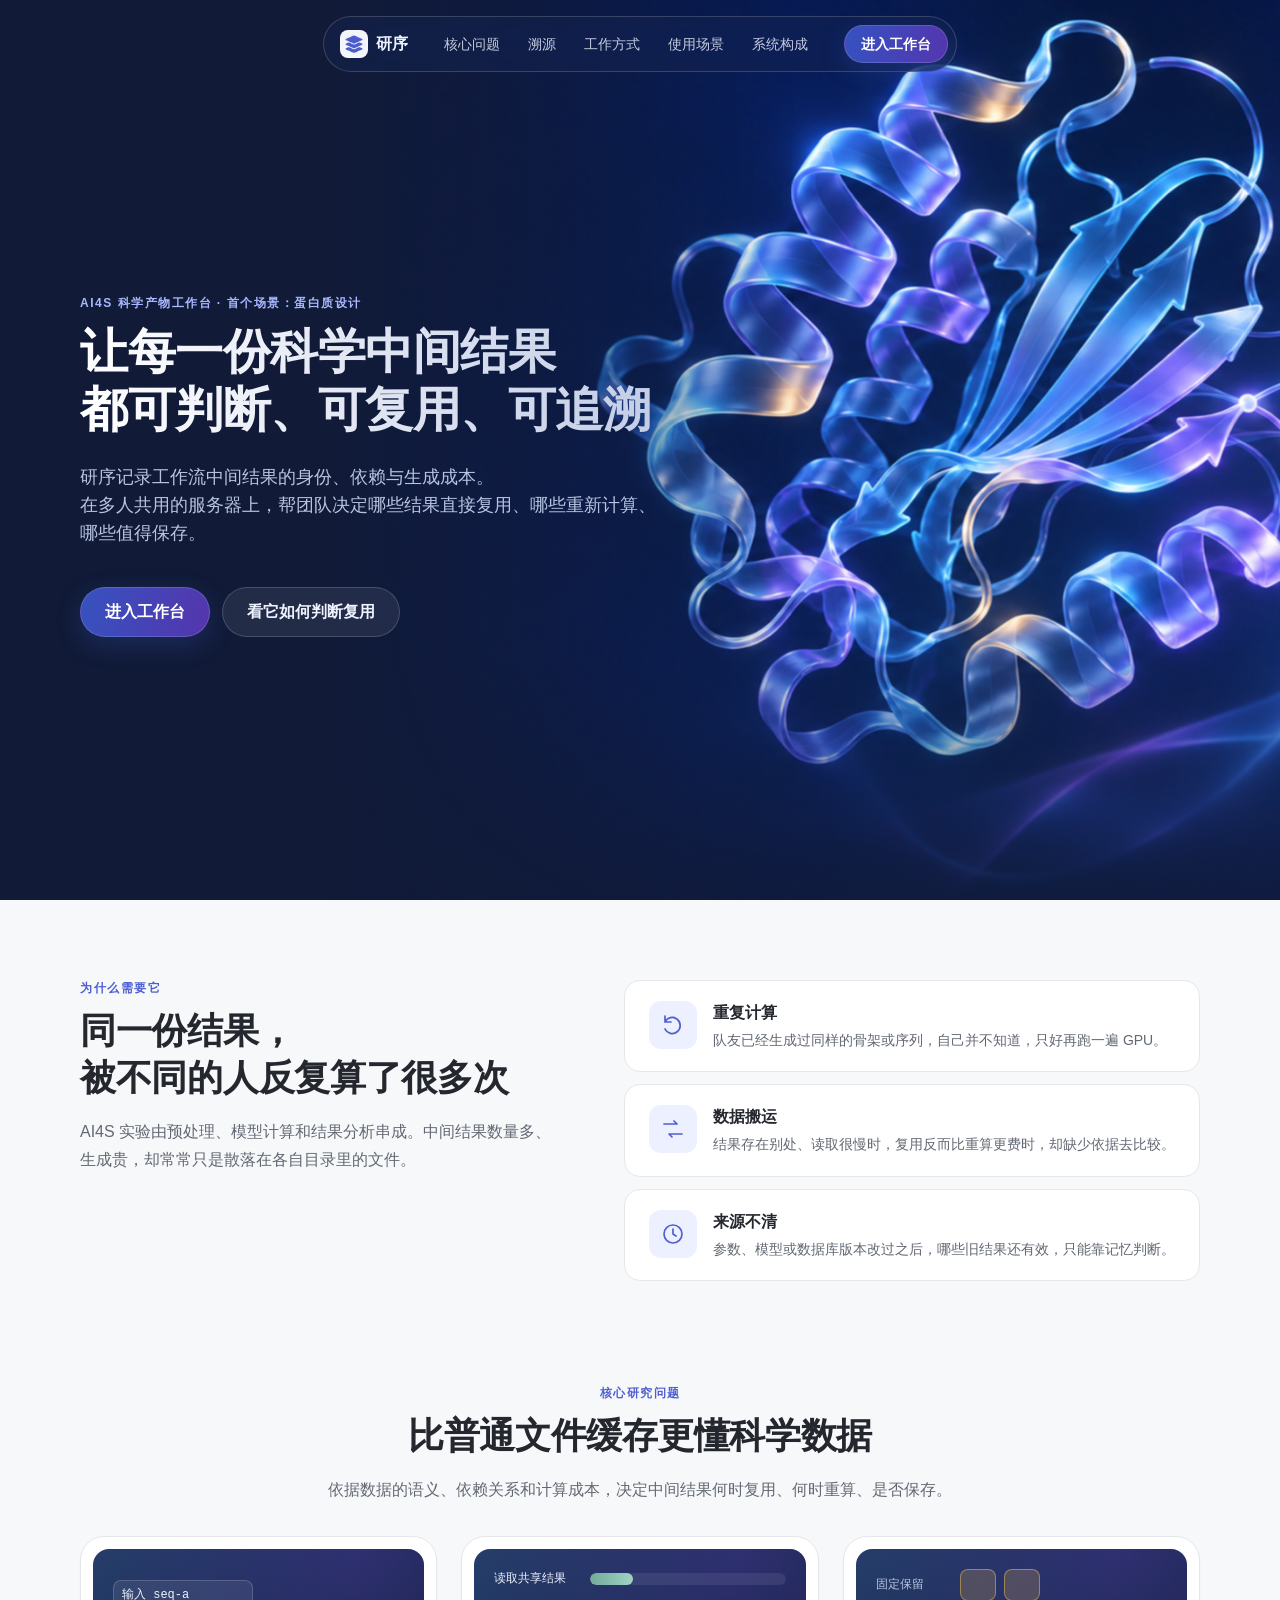
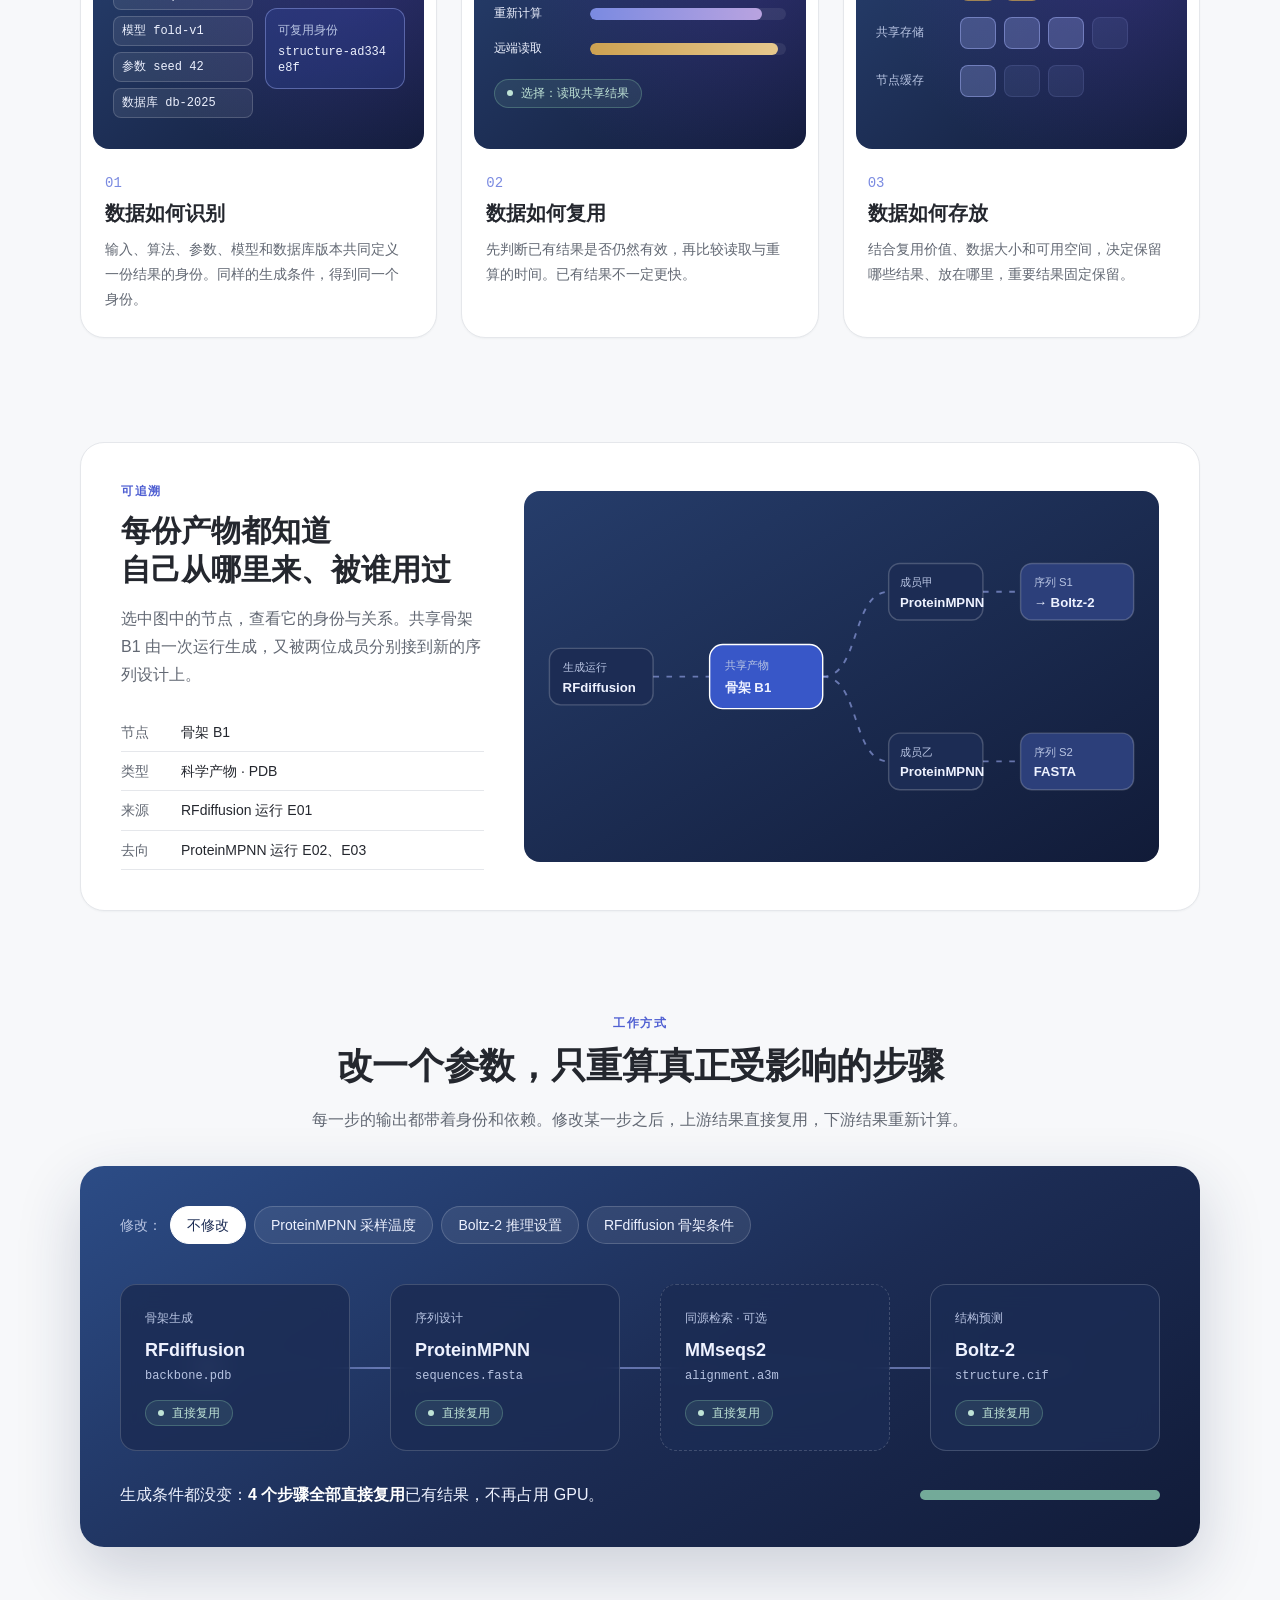
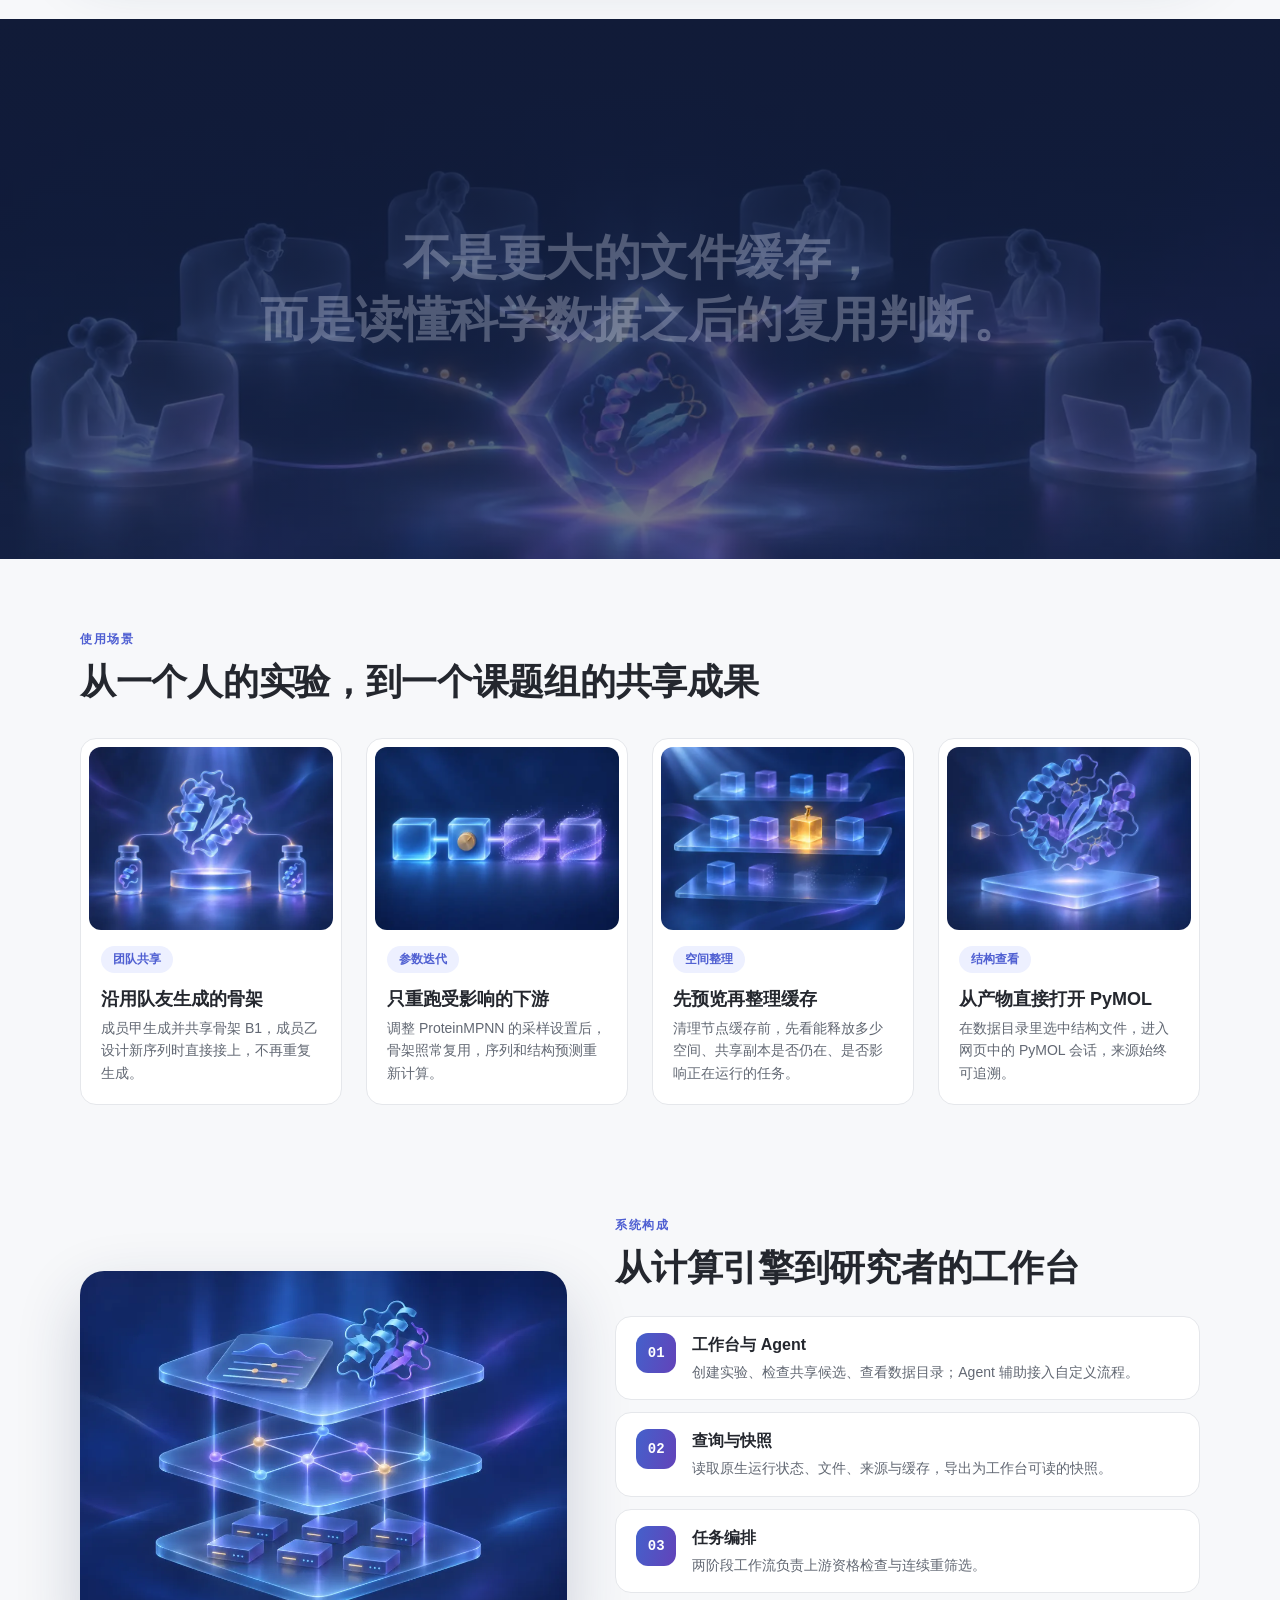
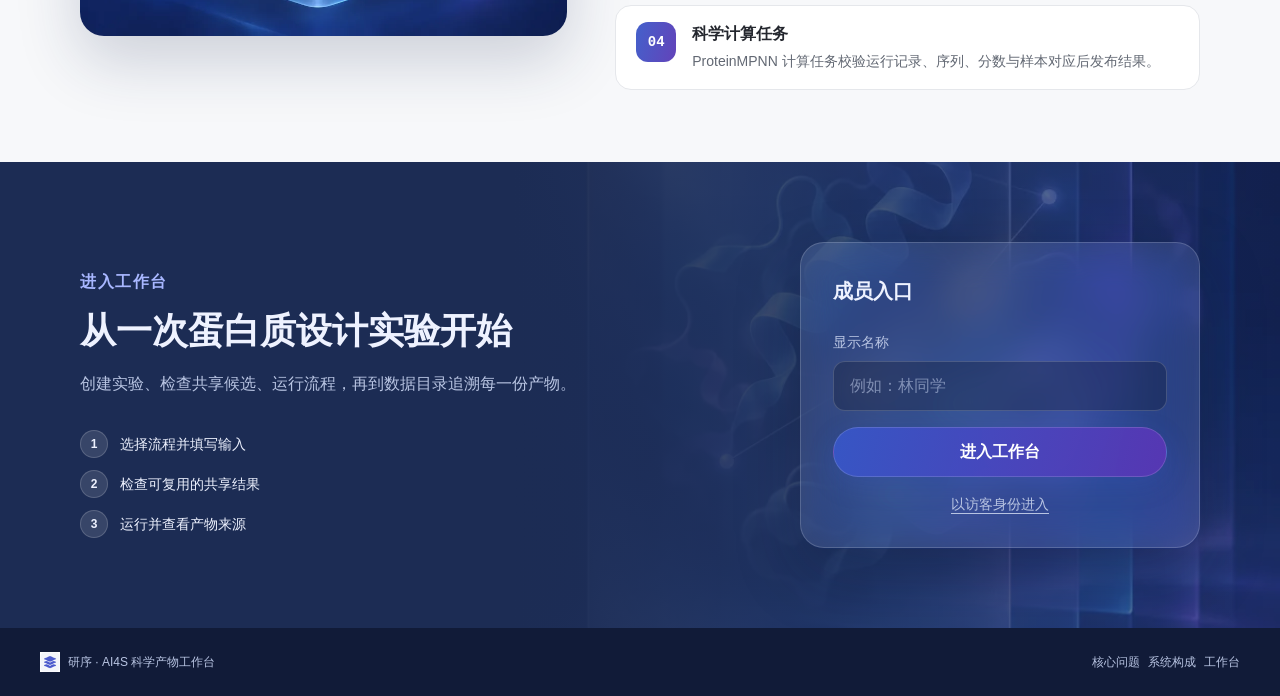
<file: web/demo/index.html>
<!DOCTYPE html>
<html lang="zh-CN">
<head>
<meta charset="UTF-8">
<meta name="viewport" content="width=device-width,initial-scale=1">
<meta name="color-scheme" content="light">
<link rel="icon" href="./assets/yanxu/favicon.ico" sizes="32x32">
<link rel="apple-touch-icon" href="./assets/yanxu/yanxu-icon-180.png">
<meta name="theme-color" content="#1c2c54">
<title>研序 · AI4S 科学产物工作台</title>
<meta name="description" content="研序记录 AI4S 工作流中间结果的身份、依赖与生成成本，帮助团队判断何时复用、何时重算、是否保存。首个场景为蛋白质设计。">
<meta property="og:title" content="研序 · AI4S 科学产物工作台">
<meta property="og:description" content="让每一份科学中间结果都可判断、可复用、可追溯。">
<meta property="og:image" content="./assets/yanxu/og-image.jpg">
<script>
  // Old workbench links such as ./#/catalog keep working after the move.
  const openWorkbenchRoute = () => {
    if (location.hash.startsWith('#/')) location.replace('./workbench.html' + location.hash);
  };
  openWorkbenchRoute();
  window.addEventListener('hashchange', openWorkbenchRoute);
</script>
<link rel="stylesheet" href="./assets/landing.css">
</head>
<body>
<a class="skip-link" href="#main">跳到正文</a>

<header class="site-nav" data-nav>
  <a class="nav-brand" href="#top" aria-label="研序 项目首页">
    <img src="./assets/yanxu/yanxu-icon-180.png" alt="" width="28" height="28">
    <span>研序</span>
  </a>
  <nav class="nav-links" aria-label="页面目录">
    <a href="#questions">核心问题</a>
    <a href="#lineage">溯源</a>
    <a href="#pipeline">工作方式</a>
    <a href="#scenes">使用场景</a>
    <a href="#system">系统构成</a>
  </nav>
  <a class="btn btn-primary btn-sm" href="#enter">进入工作台</a>
  <button class="nav-toggle" type="button" aria-label="打开目录" aria-expanded="false" data-nav-toggle><span></span><span></span></button>
</header>

<main id="main">
  <!-- Hero: the generated image carries the protein and data-flow story; copy sits on its quiet left side. -->
  <section class="hero" id="top">
    <div class="hero-media" data-parallax aria-hidden="true">
      <img src="./assets/yanxu/landing-hero.webp?v=hd-20261106" alt="" fetchpriority="high">
    </div>
    <div class="hero-veil" aria-hidden="true"></div>
    <div class="hero-copy">
      <p class="eyebrow">AI4S 科学产物工作台 · 首个场景：蛋白质设计</p>
      <h1 class="hero-title">让每一份科学中间结果<br>都可判断、可复用、可追溯</h1>
      <p class="hero-sub">研序记录工作流中间结果的身份、依赖与生成成本。<br>在多人共用的服务器上，帮团队决定哪些结果直接复用、哪些重新计算、<br>哪些值得保存。</p>
      <div class="hero-actions">
        <a class="btn btn-primary" href="#enter">进入工作台</a>
        <a class="btn btn-glass" href="#pipeline">看它如何判断复用</a>
      </div>
    </div>
  </section>

  <!-- Problem: heading on the left, three costs stacked on the right. -->
  <section class="section problem" id="problem">
    <div class="split">
      <div class="section-head reveal">
        <p class="eyebrow">为什么需要它</p>
        <h2>同一份结果，<br>被不同的人反复算了很多次</h2>
        <p class="lead">AI4S 实验由预处理、模型计算和结果分析串成。中间结果数量多、生成贵，却常常只是散落在各自目录里的文件。</p>
      </div>
      <div class="pain-list">
        <article class="pain reveal">
          <span class="pain-icon" aria-hidden="true"><svg viewBox="0 0 24 24"><path d="M4 9a8 8 0 1 1 0 7M4 3v6h6"/></svg></span>
          <div><h3>重复计算</h3><p>队友已经生成过同样的骨架或序列，自己并不知道，只好再跑一遍 GPU。</p></div>
        </article>
        <article class="pain reveal">
          <span class="pain-icon" aria-hidden="true"><svg viewBox="0 0 24 24"><path d="M3 7h13l-3-3M21 17H8l3 3"/></svg></span>
          <div><h3>数据搬运</h3><p>结果存在别处、读取很慢时，复用反而比重算更费时，却缺少依据去比较。</p></div>
        </article>
        <article class="pain reveal">
          <span class="pain-icon" aria-hidden="true"><svg viewBox="0 0 24 24"><circle cx="12" cy="12" r="9"/><path d="M12 7v5l3 2"/></svg></span>
          <div><h3>来源不清</h3><p>参数、模型或数据库版本改过之后，哪些旧结果还有效，只能靠记忆判断。</p></div>
        </article>
      </div>
    </div>
  </section>

  <!-- Three research questions side by side, each with a small live illustration. -->
  <section class="section questions" id="questions">
    <div class="section-head center reveal">
      <p class="eyebrow">核心研究问题</p>
      <h2>比普通文件缓存更懂科学数据</h2>
      <p class="lead">依据数据的语义、依赖关系和计算成本，决定中间结果何时复用、何时重算、是否保存。</p>
    </div>
    <div class="question-grid">
      <article class="question reveal">
        <div class="visual visual-identity" aria-hidden="true">
          <div class="id-parts">
            <span style="--i:0">输入 seq-a</span>
            <span style="--i:1">模型 fold-v1</span>
            <span style="--i:2">参数 seed 42</span>
            <span style="--i:3">数据库 db-2025</span>
          </div>
          <div class="id-result"><small>可复用身份</small><strong>structure-ad334e8f</strong></div>
        </div>
        <span class="question-index">01</span>
        <h3>数据如何识别</h3>
        <p>输入、算法、参数、模型和数据库版本共同定义一份结果的身份。同样的生成条件，得到同一个身份。</p>
      </article>
      <article class="question reveal">
        <div class="visual visual-compare" aria-hidden="true">
          <div class="bar-row"><span>读取共享结果</span><div class="bar"><i style="--w:22%"></i></div></div>
          <div class="bar-row"><span>重新计算</span><div class="bar"><i class="slow" style="--w:88%"></i></div></div>
          <div class="bar-row"><span>远端读取</span><div class="bar"><i class="warn" style="--w:96%"></i></div></div>
          <div class="verdict"><span class="verdict-dot"></span>选择：读取共享结果</div>
        </div>
        <span class="question-index">02</span>
        <h3>数据如何复用</h3>
        <p>先判断已有结果是否仍然有效，再比较读取与重算的时间。已有结果不一定更快。</p>
      </article>
      <article class="question reveal">
        <div class="visual visual-storage" aria-hidden="true">
          <div class="tier"><span>固定保留</span><div class="blocks"><i class="pin"></i><i class="pin"></i></div></div>
          <div class="tier"><span>共享存储</span><div class="blocks"><i></i><i></i><i></i><i class="fade"></i></div></div>
          <div class="tier"><span>节点缓存</span><div class="blocks"><i></i><i class="fade"></i><i class="fade"></i></div></div>
        </div>
        <span class="question-index">03</span>
        <h3>数据如何存放</h3>
        <p>结合复用价值、数据大小和可用空间，决定保留哪些结果、放在哪里，重要结果固定保留。</p>
      </article>
    </div>
  </section>

  <!-- Lineage: one shared artifact, its origin and the two runs that reuse it. -->
  <section class="section lineage" id="lineage">
    <div class="lineage-card reveal">
      <div class="lineage-copy">
        <p class="eyebrow">可追溯</p>
        <h2>每份产物都知道<br>自己从哪里来、被谁用过</h2>
        <p class="lead">选中图中的节点，查看它的身份与关系。共享骨架 B1 由一次运行生成，又被两位成员分别接到新的序列设计上。</p>
        <dl class="lineage-detail" data-lineage-detail>
          <div><dt>节点</dt><dd data-field="title">骨架 B1</dd></div>
          <div><dt>类型</dt><dd data-field="kind">科学产物 · PDB</dd></div>
          <div><dt>来源</dt><dd data-field="from">RFdiffusion 运行 E01</dd></div>
          <div><dt>去向</dt><dd data-field="to">ProteinMPNN 运行 E02、E03</dd></div>
        </dl>
      </div>
      <div class="lineage-graph">
        <svg viewBox="0 0 640 360" role="img" aria-label="产物关系图：RFdiffusion 生成骨架 B1，B1 被两次 ProteinMPNN 运行复用，分别得到序列 S1、S2">
          <g class="edges">
            <path d="M120 180 C150 180 150 180 180 180"/>
            <path d="M300 180 C340 180 330 90 370 90"/>
            <path d="M300 180 C340 180 330 270 370 270"/>
            <path d="M470 90 C490 90 490 90 510 90"/>
            <path d="M470 270 C490 270 490 270 510 270"/>
          </g>
          <g class="nodes">
            <g class="node run" data-node="e01" tabindex="0" style="--i:0"><rect x="10" y="150" width="110" height="60" rx="12"/><text x="24" y="174" class="k">生成运行</text><text x="24" y="196">RFdiffusion</text></g>
            <g class="node asset is-selected" data-node="b1" tabindex="0" style="--i:1"><rect x="180" y="146" width="120" height="68" rx="14"/><text x="196" y="172" class="k">共享产物</text><text x="196" y="196">骨架 B1</text></g>
            <g class="node run" data-node="e02" tabindex="0" style="--i:2"><rect x="370" y="60" width="100" height="60" rx="12"/><text x="382" y="84" class="k">成员甲</text><text x="382" y="106">ProteinMPNN</text></g>
            <g class="node run" data-node="e03" tabindex="0" style="--i:2"><rect x="370" y="240" width="100" height="60" rx="12"/><text x="382" y="264" class="k">成员乙</text><text x="382" y="286">ProteinMPNN</text></g>
            <g class="node asset" data-node="s1" tabindex="0" style="--i:3"><rect x="510" y="60" width="120" height="60" rx="12"/><text x="524" y="84" class="k">序列 S1</text><text x="524" y="106">→ Boltz-2</text></g>
            <g class="node asset" data-node="s2" tabindex="0" style="--i:3"><rect x="510" y="240" width="120" height="60" rx="12"/><text x="524" y="264" class="k">序列 S2</text><text x="524" y="286">FASTA</text></g>
          </g>
        </svg>
      </div>
    </div>
  </section>

  <!-- Pipeline: interactive explanation of what is reused after one change. -->
  <section class="section pipeline-section" id="pipeline">
    <div class="section-head center reveal">
      <p class="eyebrow">工作方式</p>
      <h2>改一个参数，只重算真正受影响的步骤</h2>
      <p class="lead">每一步的输出都带着身份和依赖。修改某一步之后，上游结果直接复用，下游结果重新计算。</p>
    </div>
    <div class="pipeline-card reveal">
      <div class="pipeline-controls" role="group" aria-label="选择要修改的步骤">
        <span>修改：</span>
        <button type="button" class="chip" data-change="none" aria-pressed="true">不修改</button>
        <button type="button" class="chip" data-change="1" aria-pressed="false">ProteinMPNN 采样温度</button>
        <button type="button" class="chip" data-change="3" aria-pressed="false">Boltz-2 推理设置</button>
        <button type="button" class="chip" data-change="0" aria-pressed="false">RFdiffusion 骨架条件</button>
      </div>
      <ol class="pipeline" data-pipeline>
        <li class="stage" data-stage="0"><span class="stage-kind">骨架生成</span><strong>RFdiffusion</strong><small>backbone.pdb</small><em class="stage-state"></em></li>
        <li class="stage" data-stage="1"><span class="stage-kind">序列设计</span><strong>ProteinMPNN</strong><small>sequences.fasta</small><em class="stage-state"></em></li>
        <li class="stage optional" data-stage="2"><span class="stage-kind">同源检索 · 可选</span><strong>MMseqs2</strong><small>alignment.a3m</small><em class="stage-state"></em></li>
        <li class="stage" data-stage="3"><span class="stage-kind">结构预测</span><strong>Boltz-2</strong><small>structure.cif</small><em class="stage-state"></em></li>
      </ol>
      <div class="pipeline-foot">
        <p class="pipeline-summary" data-summary aria-live="polite"></p>
        <div class="pipeline-meter" aria-hidden="true"><span data-meter-reuse></span><span data-meter-compute></span></div>
      </div>
    </div>
  </section>

  <!-- Tagline reveal over the shared-network image. -->
  <section class="tagline" aria-label="项目主张">
    <div class="tagline-media" aria-hidden="true"><img src="./assets/yanxu/landing-network.webp" alt="" loading="lazy"></div>
    <p class="tagline-text" data-words>不是更大的文件缓存，<br>而是读懂科学数据之后的复用判断。</p>
  </section>

  <!-- Scenarios with generated illustrations. -->
  <section class="section scenes" id="scenes">
    <div class="section-head reveal">
      <p class="eyebrow">使用场景</p>
      <h2>从一个人的实验，到一个课题组的共享成果</h2>
    </div>
    <div class="scene-grid">
      <article class="scene reveal">
        <img src="./assets/yanxu/scene-share.webp" alt="一份共享骨架分出两条光路，连接到两份新序列" loading="lazy">
        <div class="scene-copy"><span class="scene-tag">团队共享</span><h3>沿用队友生成的骨架</h3><p>成员甲生成并共享骨架 B1，成员乙设计新序列时直接接上，不再重复生成。</p></div>
      </article>
      <article class="scene reveal">
        <img src="./assets/yanxu/scene-iterate.webp" alt="四个相连的玻璃块，前两块保持，后两块重新生成" loading="lazy">
        <div class="scene-copy"><span class="scene-tag">参数迭代</span><h3>只重跑受影响的下游</h3><p>调整 ProteinMPNN 的采样设置后，骨架照常复用，序列和结构预测重新计算。</p></div>
      </article>
      <article class="scene reveal">
        <img src="./assets/yanxu/scene-storage.webp" alt="分层玻璃架上的数据块，部分淡出，固定的一块保持明亮" loading="lazy">
        <div class="scene-copy"><span class="scene-tag">空间整理</span><h3>先预览再整理缓存</h3><p>清理节点缓存前，先看能释放多少空间、共享副本是否仍在、是否影响正在运行的任务。</p></div>
      </article>
      <article class="scene reveal">
        <img src="./assets/yanxu/scene-structure.webp" alt="悬浮在发光平板上的蛋白质结构，并连回一个数据块" loading="lazy">
        <div class="scene-copy"><span class="scene-tag">结构查看</span><h3>从产物直接打开 PyMOL</h3><p>在数据目录里选中结构文件，进入网页中的 PyMOL 会话，来源始终可追溯。</p></div>
      </article>
    </div>
  </section>

  <!-- System layers: from compute engine to the workbench. -->
  <section class="section system" id="system">
    <div class="system-card">
      <div class="system-media reveal" aria-hidden="true"><img src="./assets/yanxu/landing-architecture.webp" alt="" loading="lazy"></div>
      <div class="system-copy">
        <div class="section-head reveal">
          <p class="eyebrow">系统构成</p>
          <h2>从计算引擎到研究者的工作台</h2>
        </div>
        <ol class="layers">
          <li class="layer reveal"><span class="layer-index">01</span><div><h3>工作台与 Agent</h3><p>创建实验、检查共享候选、查看数据目录；Agent 辅助接入自定义流程。</p></div></li>
          <li class="layer reveal"><span class="layer-index">02</span><div><h3>查询与快照</h3><p>读取原生运行状态、文件、来源与缓存，导出为工作台可读的快照。</p></div></li>
          <li class="layer reveal"><span class="layer-index">03</span><div><h3>任务编排</h3><p>两阶段工作流负责上游资格检查与连续重筛选。</p></div></li>
          <li class="layer reveal"><span class="layer-index">04</span><div><h3>科学计算任务</h3><p>ProteinMPNN 计算任务校验运行记录、序列、分数与样本对应后发布结果。</p></div></li>
        </ol>
      </div>
    </div>
  </section>

  <!-- Entry: display name only, kept in this browser. -->
  <section class="enter" id="enter">
    <div class="enter-media" aria-hidden="true"><img src="./assets/yanxu/landing-login.webp" alt="" loading="lazy"></div>
    <div class="enter-copy reveal">
      <p class="eyebrow">进入工作台</p>
      <h2>从一次蛋白质设计实验开始</h2>
      <p>创建实验、检查共享候选、运行流程，再到数据目录追溯每一份产物。</p>
      <ul class="enter-steps">
        <li><span>1</span>选择流程并填写输入</li>
        <li><span>2</span>检查可复用的共享结果</li>
        <li><span>3</span>运行并查看产物来源</li>
      </ul>
    </div>
    <form class="enter-card reveal" data-enter-form novalidate>
      <h3>成员入口</h3>
      <label class="field" for="member">
        <span>显示名称</span>
        <input id="member" name="member" autocomplete="nickname" maxlength="24" placeholder="例如：林同学">
      </label>
      <p class="field-error" data-enter-error role="alert" hidden></p>
      <button class="btn btn-primary btn-block" type="submit">进入工作台</button>
      <a class="guest-link" href="./workbench.html" data-guest>以访客身份进入</a>
    </form>
  </section>
</main>

<footer class="site-footer">
  <div><img src="./assets/yanxu/yanxu-icon-32.png" alt="" width="20" height="20"> 研序 · AI4S 科学产物工作台</div>
  <div class="footer-links"><a href="#questions">核心问题</a><a href="#system">系统构成</a><a href="./workbench.html">工作台</a></div>
</footer>

<script src="./assets/landing.js" defer></script>
</body>
</html>
</file>
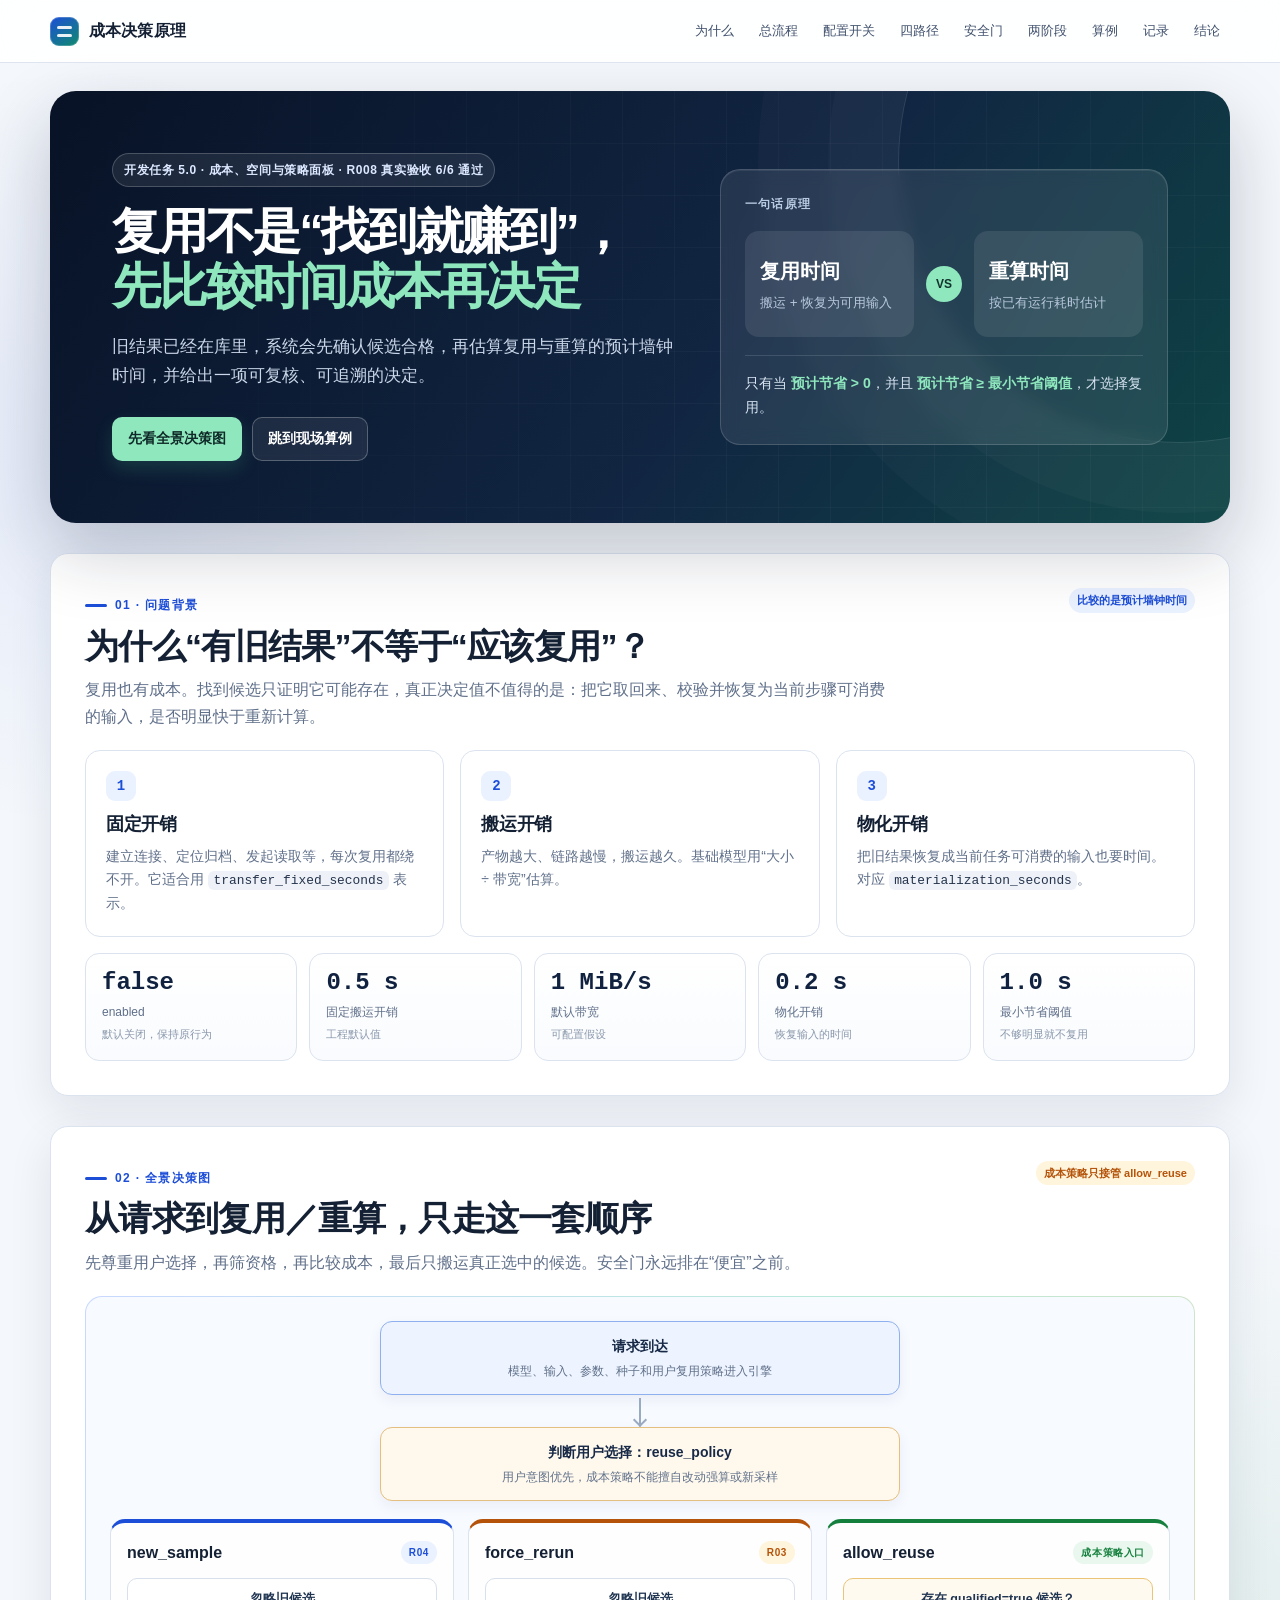
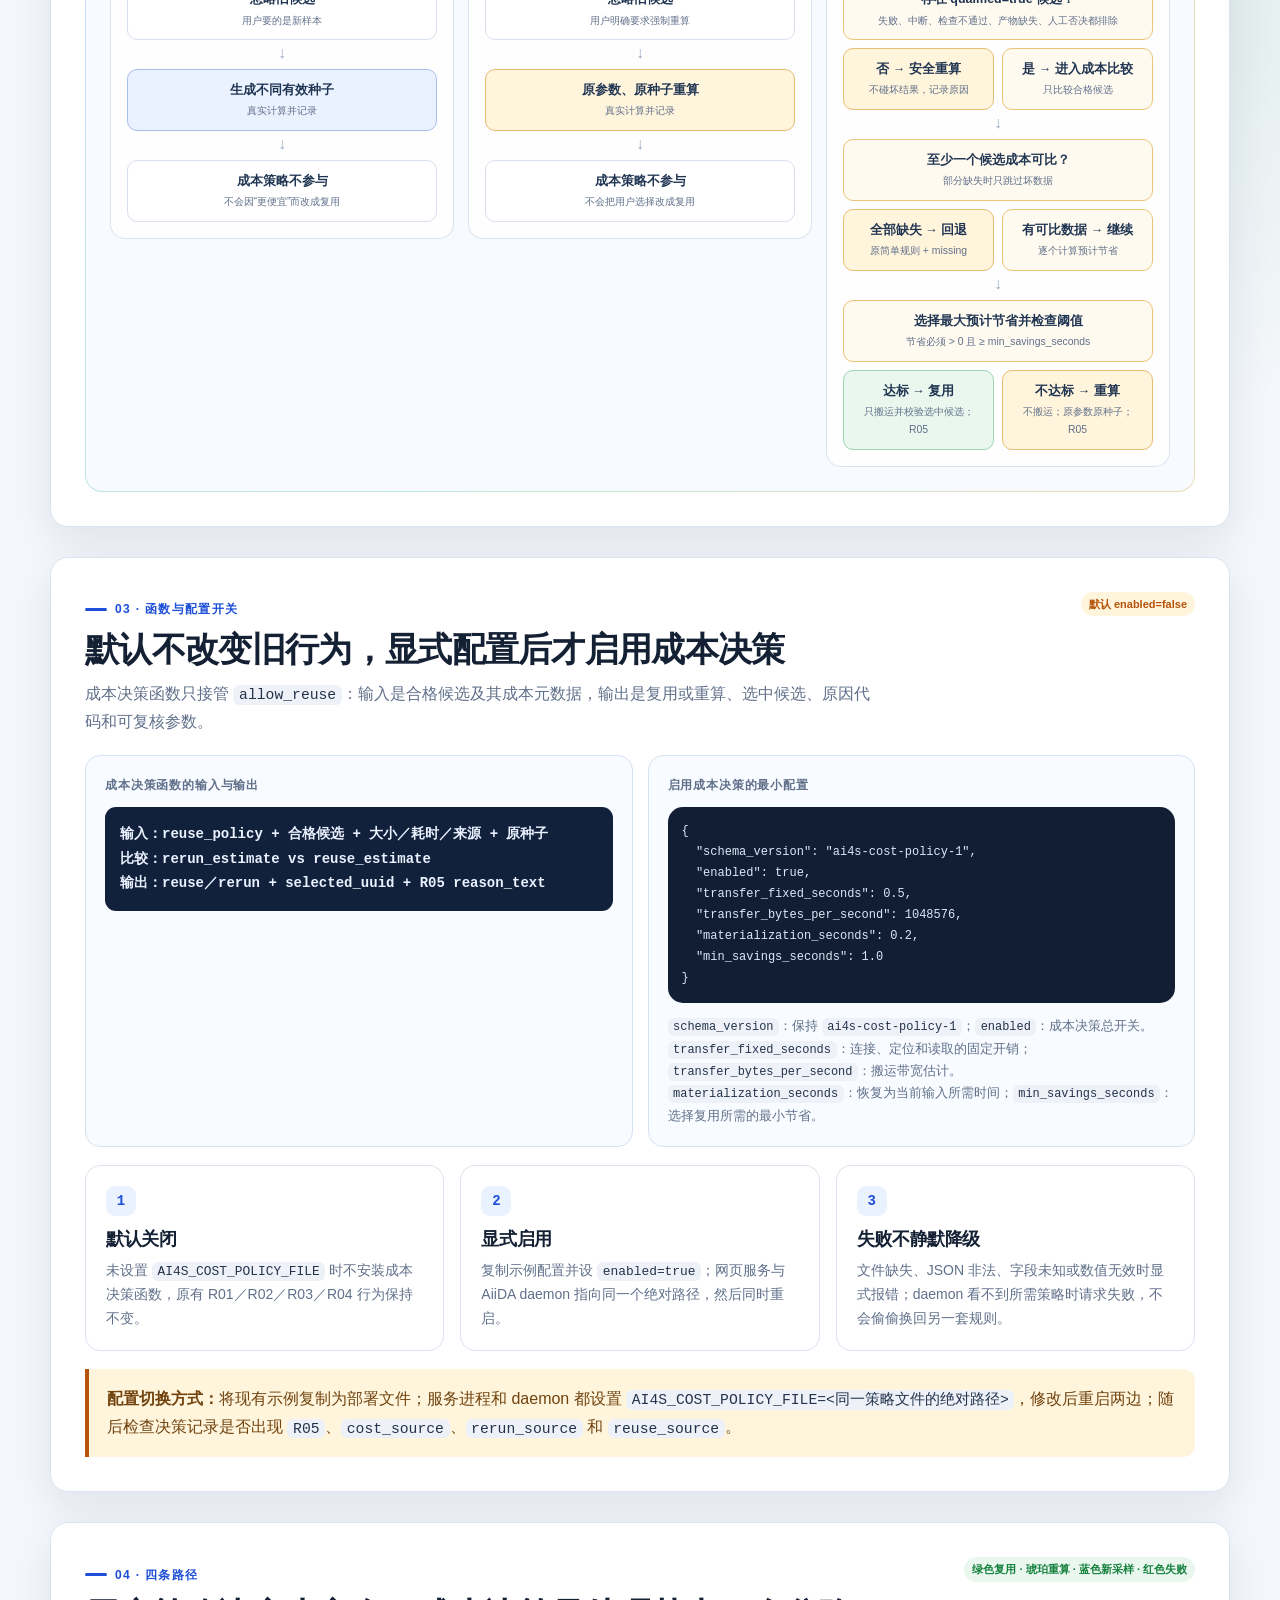
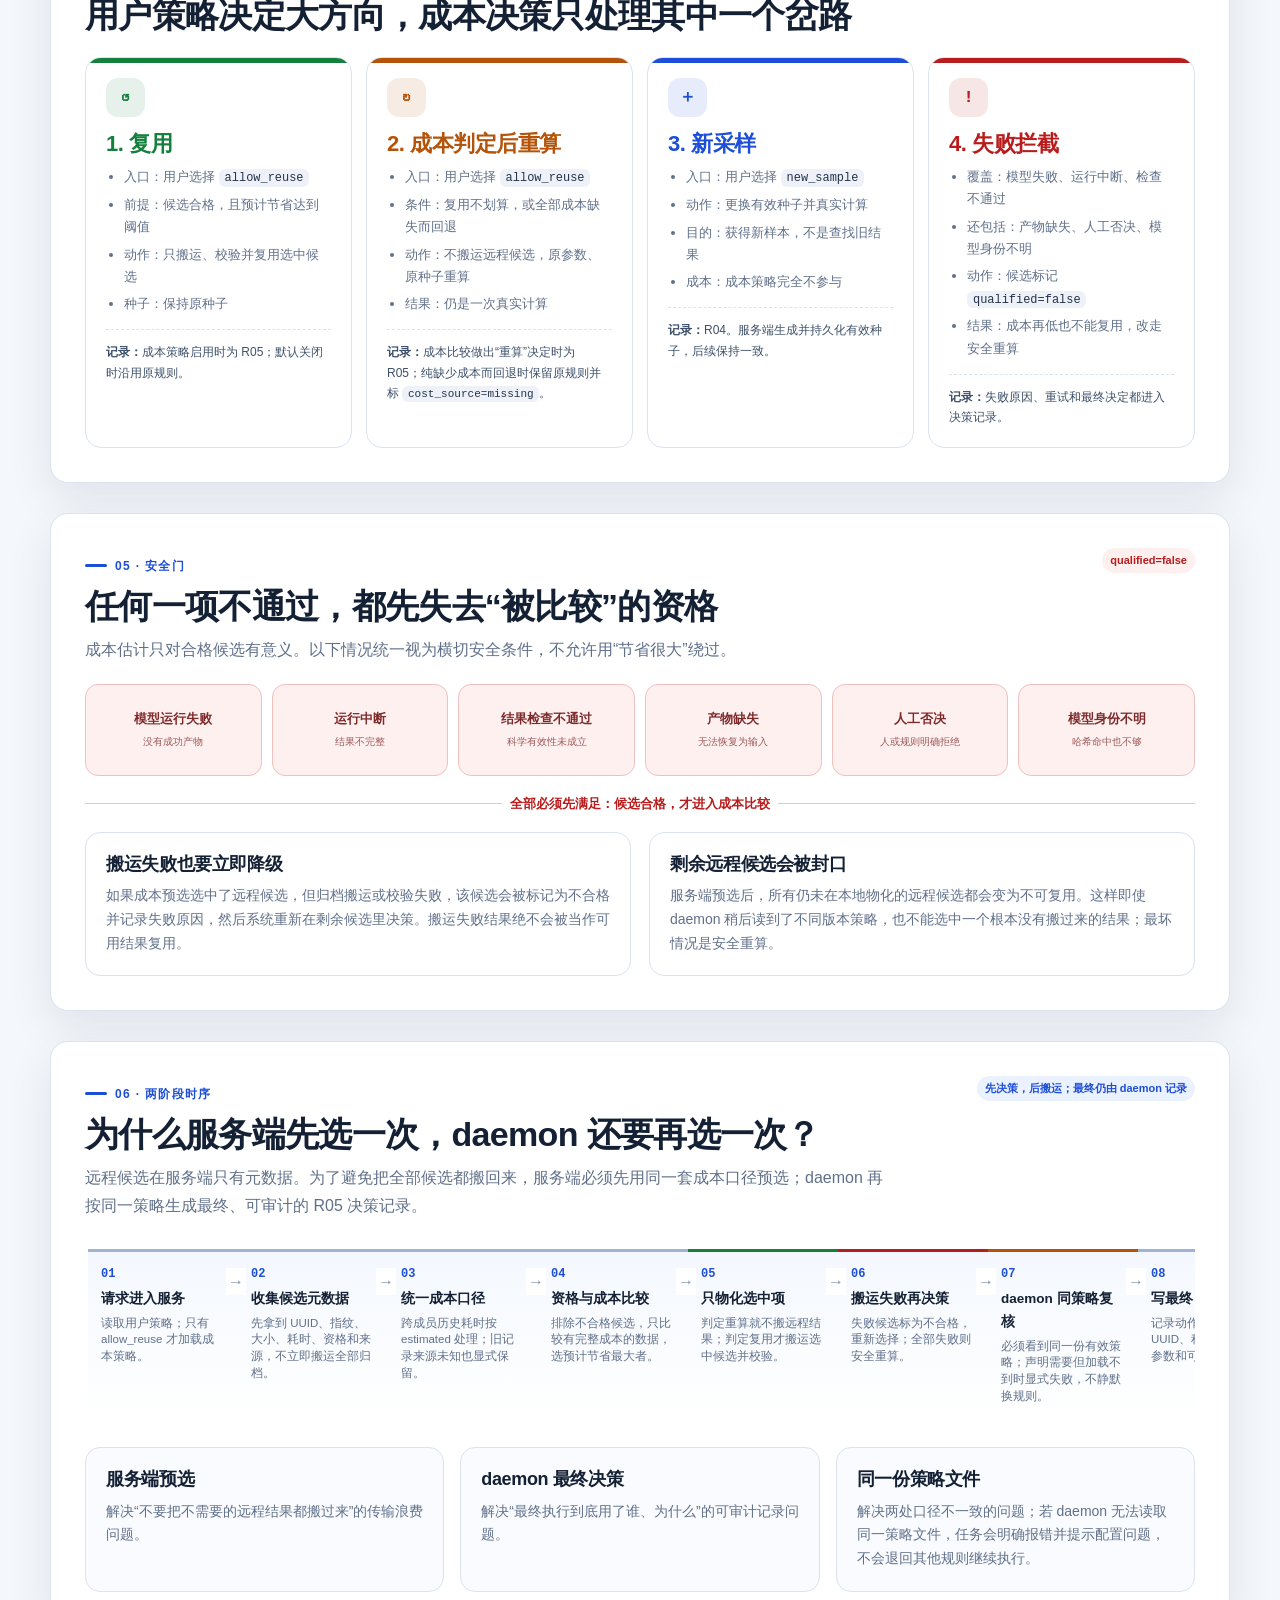
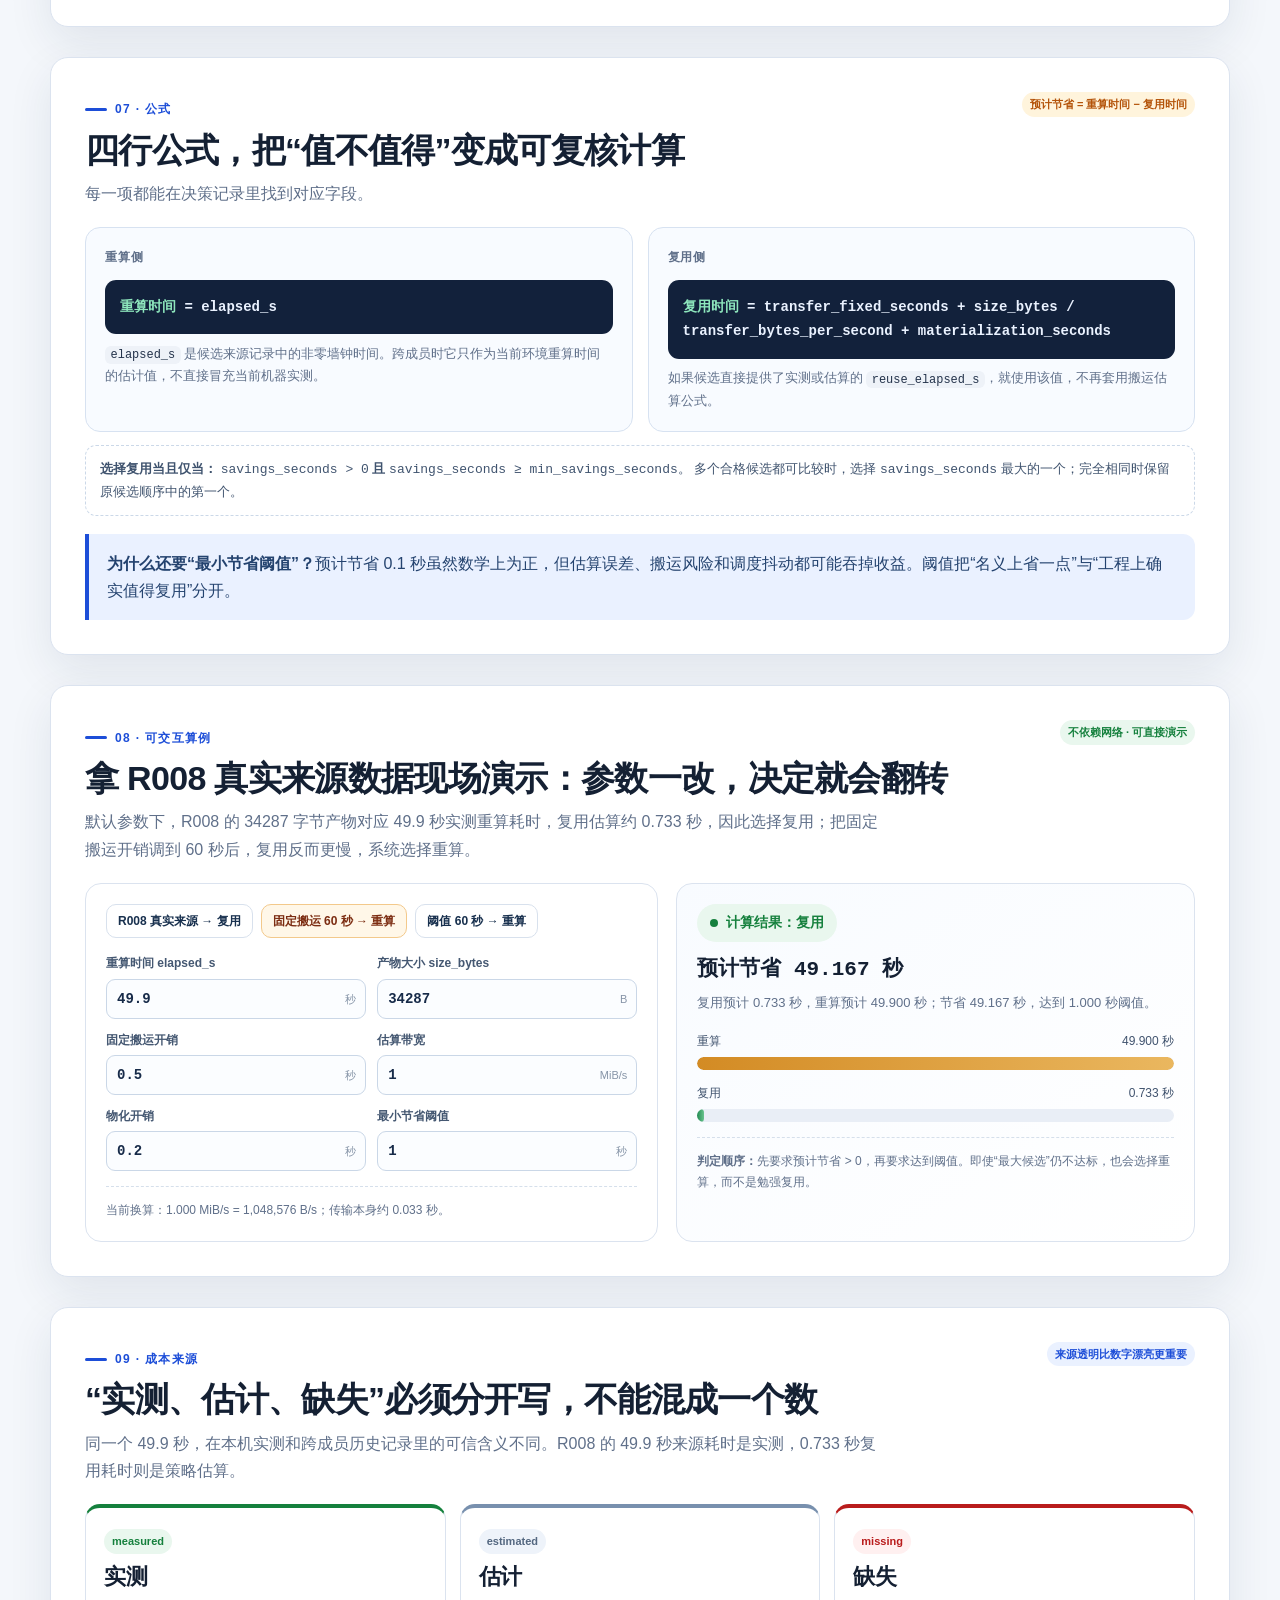
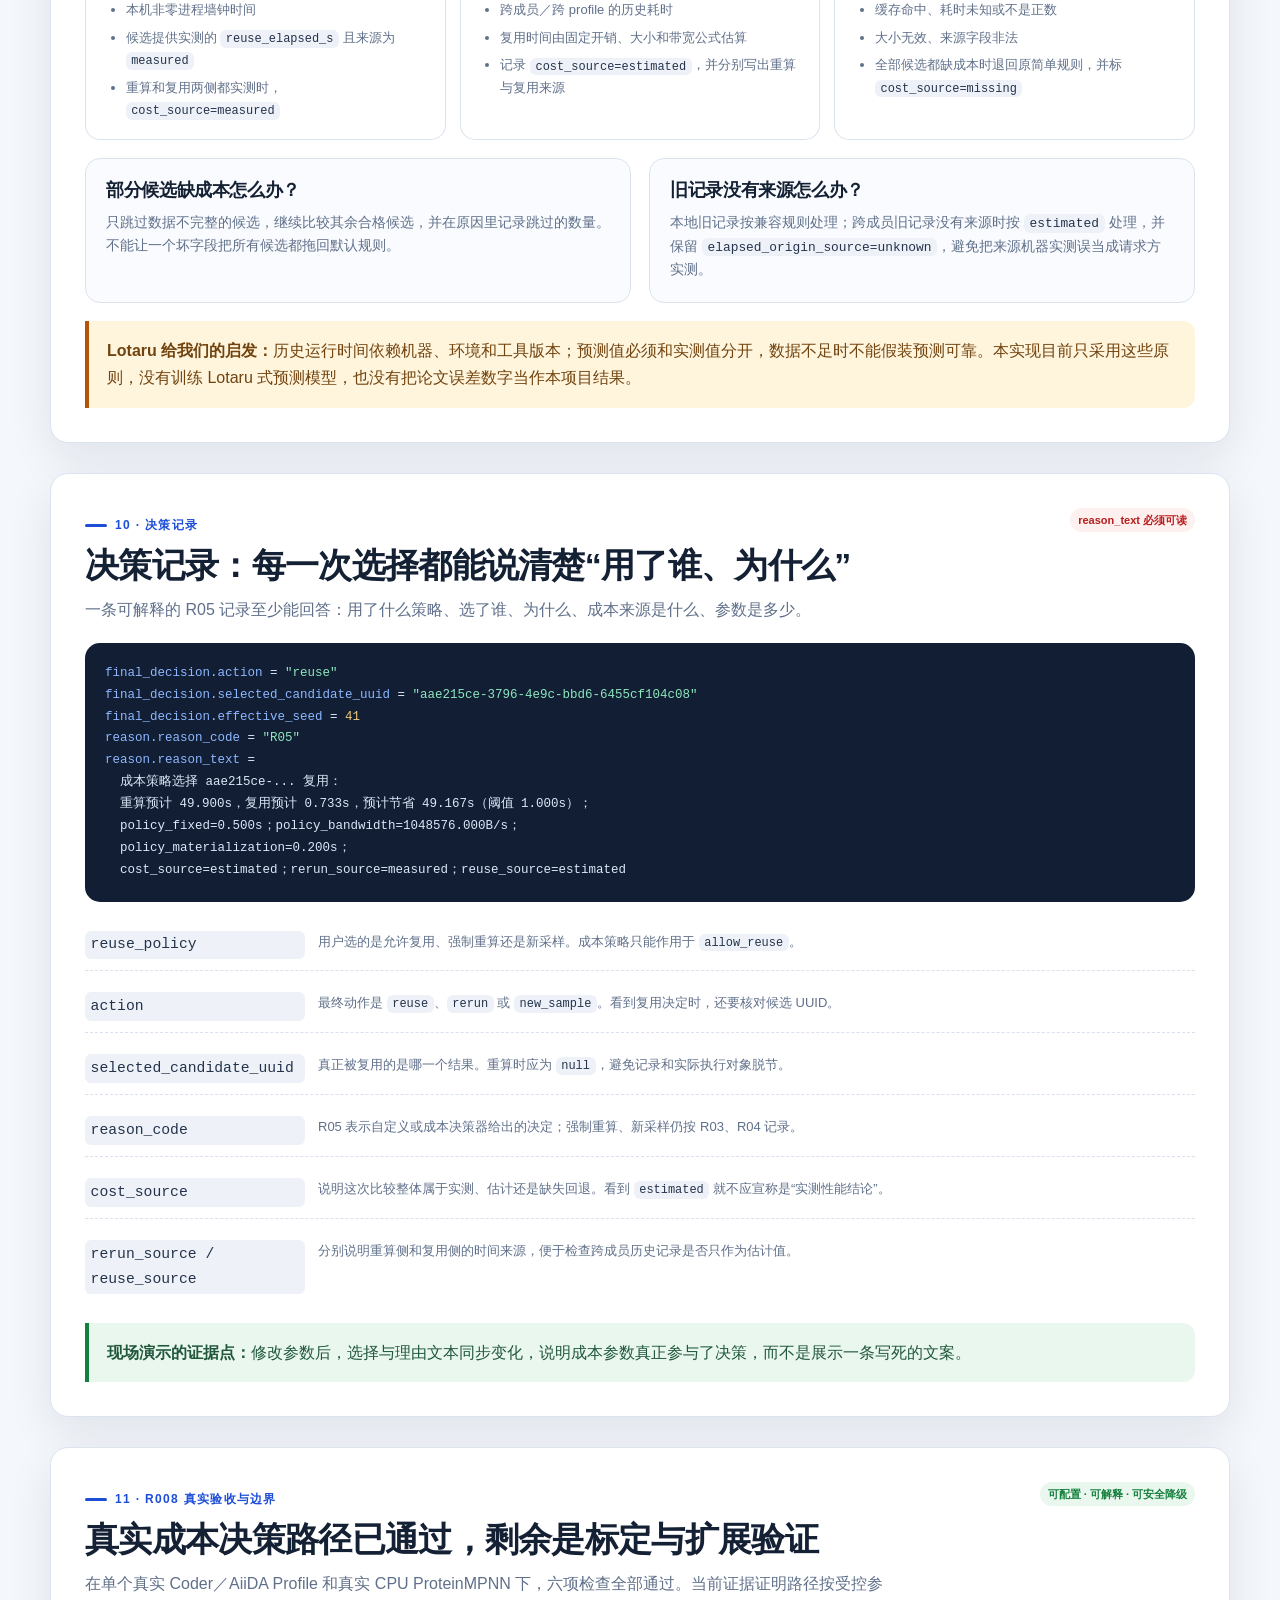
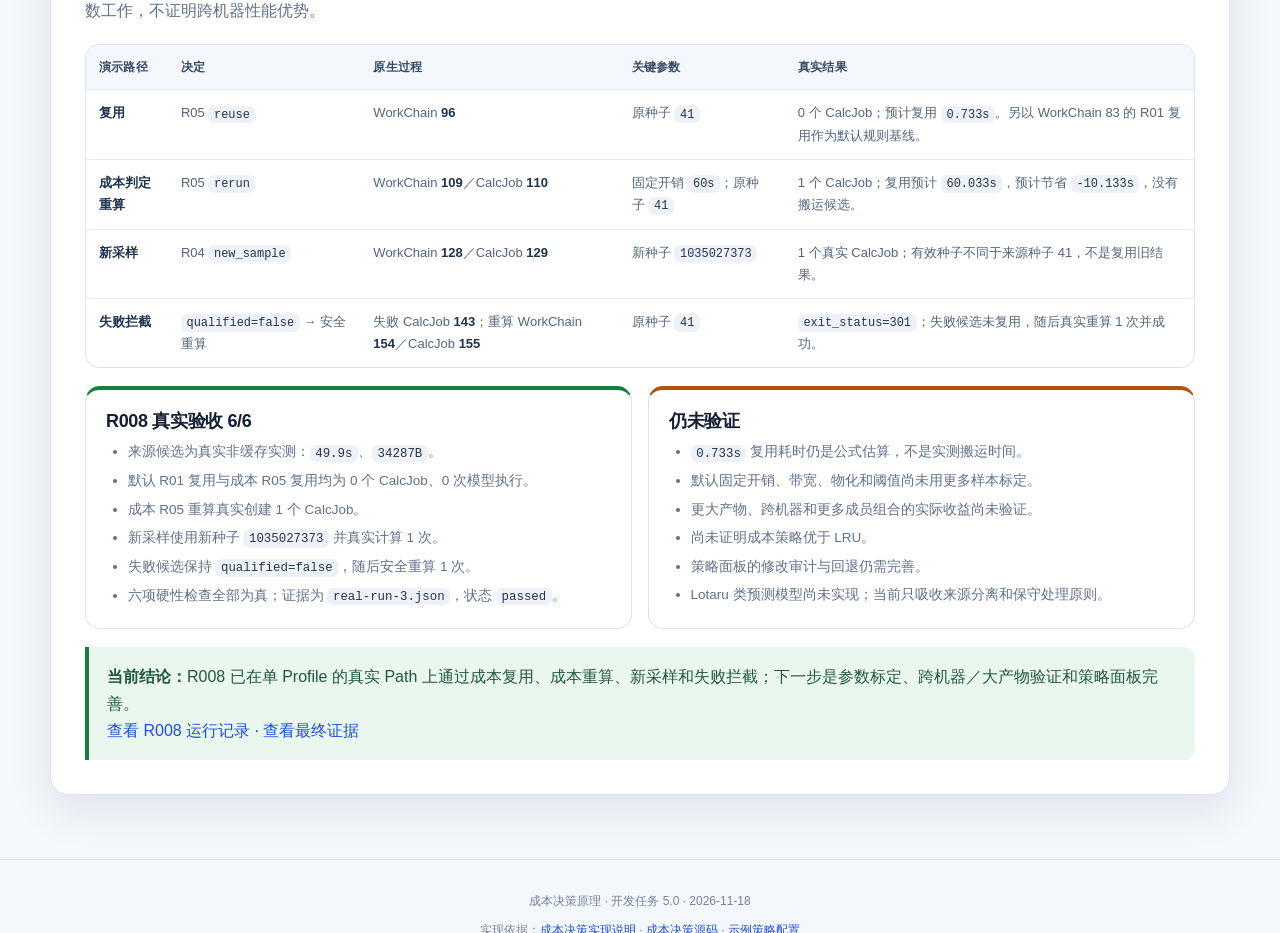
<file: docs/cost_decision_visual.html>
<!doctype html>
<html lang="zh-CN">
<head>
  <meta charset="utf-8">
  <meta name="viewport" content="width=device-width, initial-scale=1">
  <title>成本决策原理｜项目汇报</title>
  <style>
    :root {
      --ink: #142033;
      --muted: #60708a;
      --line: #dbe3ef;
      --paper: #ffffff;
      --bg: #f4f7fb;
      --navy: #101b31;
      --navy-2: #182944;
      --green: #15803d;
      --green-soft: #e9f7ee;
      --amber: #b45309;
      --amber-soft: #fff4dc;
      --blue: #1d4ed8;
      --blue-soft: #eaf1ff;
      --red: #b91c1c;
      --red-soft: #fff0f0;
      --gray-soft: #eff3f8;
      --shadow: 0 16px 45px rgba(23, 43, 77, .09);
      --radius: 18px;
      --mono: "Cascadia Code", "SFMono-Regular", Consolas, monospace;
      --sans: "Microsoft YaHei UI", "PingFang SC", "Noto Sans CJK SC", "Segoe UI", sans-serif;
    }

    * { box-sizing: border-box; }
    html { scroll-behavior: smooth; }
    body {
      margin: 0;
      color: var(--ink);
      font-family: var(--sans);
      line-height: 1.7;
      background:
        radial-gradient(circle at 7% 5%, rgba(29, 78, 216, .08), transparent 24rem),
        radial-gradient(circle at 95% 18%, rgba(21, 128, 61, .07), transparent 25rem),
        var(--bg);
    }
    a { color: var(--blue); text-decoration: none; }
    a:hover { text-decoration: underline; }
    code, pre { font-family: var(--mono); }
    code {
      padding: .12rem .35rem;
      border-radius: 6px;
      background: #eef2f8;
      color: #24334b;
      font-size: .92em;
    }
    h1, h2, h3, h4 { line-height: 1.25; margin: 0; letter-spacing: -.02em; }
    p { margin: .55rem 0 0; }
    ul, ol { margin: .55rem 0 0; padding-left: 1.35rem; }
    li + li { margin-top: .35rem; }

    .topbar {
      position: sticky;
      top: 0;
      z-index: 50;
      border-bottom: 1px solid rgba(219, 227, 239, .9);
      background: rgba(255, 255, 255, .9);
      backdrop-filter: blur(15px);
    }
    .topbar-inner {
      width: min(1180px, calc(100% - 32px));
      margin: 0 auto;
      min-height: 62px;
      display: flex;
      align-items: center;
      gap: 18px;
      justify-content: space-between;
    }
    .brand {
      display: flex;
      align-items: center;
      gap: 10px;
      min-width: max-content;
      color: var(--ink);
      font-weight: 800;
      letter-spacing: .01em;
    }
    .brand-mark {
      width: 29px;
      height: 29px;
      border-radius: 9px;
      background: linear-gradient(145deg, #1d4ed8, #0f8b6d);
      position: relative;
      box-shadow: inset 0 0 0 1px rgba(255,255,255,.22);
    }
    .brand-mark::before, .brand-mark::after {
      content: "";
      position: absolute;
      left: 7px;
      right: 7px;
      height: 3px;
      border-radius: 4px;
      background: rgba(255,255,255,.9);
    }
    .brand-mark::before { top: 9px; }
    .brand-mark::after { bottom: 9px; }
    .nav-links {
      display: flex;
      align-items: center;
      gap: 5px;
      overflow-x: auto;
      scrollbar-width: none;
    }
    .nav-links::-webkit-scrollbar { display: none; }
    .nav-links a {
      color: #40516d;
      padding: 7px 10px;
      border-radius: 9px;
      font-size: 13px;
      white-space: nowrap;
    }
    .nav-links a:hover { background: #eef3fa; text-decoration: none; }

    main {
      width: min(1180px, calc(100% - 32px));
      margin: 28px auto 64px;
    }
    section { scroll-margin-top: 82px; }
    .section { margin-top: 30px; }
    .panel {
      background: var(--paper);
      border: 1px solid var(--line);
      border-radius: var(--radius);
      padding: clamp(20px, 3vw, 34px);
      box-shadow: var(--shadow);
    }
    .section-head {
      display: flex;
      align-items: flex-start;
      justify-content: space-between;
      gap: 24px;
      margin-bottom: 20px;
    }
    .kicker {
      display: inline-flex;
      align-items: center;
      gap: 8px;
      margin-bottom: 9px;
      color: var(--blue);
      font-size: 12px;
      font-weight: 800;
      letter-spacing: .11em;
      text-transform: uppercase;
    }
    .kicker::before {
      content: "";
      width: 22px;
      height: 3px;
      border-radius: 4px;
      background: currentColor;
    }
    h2 { font-size: clamp(24px, 3vw, 34px); }
    h3 { font-size: clamp(18px, 2vw, 22px); }
    .lead { color: var(--muted); font-size: 16px; max-width: 800px; }
    .small { color: var(--muted); font-size: 13px; }
    .mono { font-family: var(--mono); }
    .nowrap { white-space: nowrap; }

    .hero {
      position: relative;
      overflow: hidden;
      min-height: 430px;
      display: grid;
      grid-template-columns: 1.12fr .88fr;
      gap: 38px;
      align-items: center;
      padding: clamp(28px, 5vw, 62px);
      color: #fff;
      border-radius: 26px;
      background:
        linear-gradient(125deg, rgba(8, 18, 38, .98), rgba(17, 38, 67, .94) 58%, rgba(14, 72, 71, .92)),
        var(--navy);
      box-shadow: 0 28px 70px rgba(16, 27, 49, .22);
    }
    .hero::before {
      content: "";
      position: absolute;
      width: 560px;
      height: 560px;
      right: -230px;
      top: -210px;
      border: 1px solid rgba(255,255,255,.13);
      border-radius: 50%;
      box-shadow: 0 0 0 70px rgba(255,255,255,.025), 0 0 0 140px rgba(255,255,255,.018);
    }
    .hero::after {
      content: "";
      position: absolute;
      inset: 0;
      opacity: .17;
      background-image: linear-gradient(rgba(255,255,255,.18) 1px, transparent 1px), linear-gradient(90deg, rgba(255,255,255,.18) 1px, transparent 1px);
      background-size: 52px 52px;
      mask-image: linear-gradient(to right, transparent, #000 55%);
      pointer-events: none;
    }
    .hero-copy, .hero-card { position: relative; z-index: 1; }
    .eyebrow {
      display: inline-flex;
      align-items: center;
      gap: 8px;
      padding: 6px 11px;
      border: 1px solid rgba(255,255,255,.2);
      border-radius: 999px;
      background: rgba(255,255,255,.08);
      color: #dce8ff;
      font-size: 12px;
      font-weight: 700;
      letter-spacing: .05em;
    }
    .hero h1 {
      margin-top: 17px;
      font-size: clamp(32px, 3.8vw, 50px);
      line-height: 1.12;
      letter-spacing: -.045em;
    }
    .hero h1 span { color: #8ee7bd; }
    .hero .hero-lead {
      max-width: 650px;
      margin-top: 20px;
      color: #cbd8ea;
      font-size: 17px;
    }
    .hero-actions {
      display: flex;
      flex-wrap: wrap;
      gap: 10px;
      margin-top: 26px;
    }
    .btn {
      display: inline-flex;
      align-items: center;
      justify-content: center;
      gap: 8px;
      min-height: 40px;
      padding: 9px 15px;
      border: 1px solid transparent;
      border-radius: 10px;
      cursor: pointer;
      font: inherit;
      font-size: 14px;
      font-weight: 750;
      transition: transform .15s ease, box-shadow .15s ease, background .15s ease;
    }
    .btn:hover { transform: translateY(-1px); text-decoration: none; }
    .btn-primary { color: #0f2a28; background: #8ee7bd; box-shadow: 0 8px 18px rgba(80, 220, 160, .16); }
    .btn-ghost { color: #fff; border-color: rgba(255,255,255,.25); background: rgba(255,255,255,.07); }
    .btn-light { color: #18304e; border-color: #d8e1ed; background: #fff; }
    .btn-danger { color: #7c2d12; border-color: #f3c98b; background: #fff7e8; }

    .hero-card {
      padding: 24px;
      border: 1px solid rgba(255,255,255,.16);
      border-radius: 20px;
      background: rgba(255,255,255,.085);
      box-shadow: inset 0 1px 0 rgba(255,255,255,.08);
      backdrop-filter: blur(8px);
    }
    .hero-card-title {
      color: #b9cbe2;
      font-size: 12px;
      font-weight: 800;
      letter-spacing: .1em;
      text-transform: uppercase;
    }
    .hero-equation {
      display: grid;
      grid-template-columns: 1fr auto 1fr;
      align-items: center;
      gap: 12px;
      margin-top: 17px;
    }
    .hero-equation .term {
      min-height: 106px;
      display: flex;
      flex-direction: column;
      justify-content: center;
      padding: 15px;
      border-radius: 14px;
      background: rgba(255,255,255,.09);
    }
    .hero-equation .term b { font-size: 20px; }
    .hero-equation .term small { margin-top: 4px; color: #b8c9dd; }
    .hero-equation .vs {
      width: 36px;
      height: 36px;
      display: grid;
      place-items: center;
      border-radius: 50%;
      background: #8ee7bd;
      color: #13322d;
      font-size: 12px;
      font-weight: 900;
    }
    .hero-rule {
      margin-top: 18px;
      padding-top: 16px;
      border-top: 1px solid rgba(255,255,255,.13);
      color: #d9e5f3;
      font-size: 14px;
    }
    .hero-rule strong { color: #8ee7bd; }

    .metric-grid {
      display: grid;
      grid-template-columns: repeat(5, minmax(0, 1fr));
      gap: 12px;
      margin-top: 16px;
    }
    .metric {
      padding: 16px;
      border: 1px solid var(--line);
      border-radius: 14px;
      background: linear-gradient(180deg, #fff, #f9fbfe);
    }
    .metric .value { font: 800 24px/1.1 var(--mono); color: #10223f; }
    .metric .label { margin-top: 6px; color: var(--muted); font-size: 12px; }
    .metric .note { margin-top: 2px; color: #8a98ab; font-size: 11px; }

    .grid-2 { display: grid; grid-template-columns: repeat(2, minmax(0, 1fr)); gap: 18px; }
    .grid-3 { display: grid; grid-template-columns: repeat(3, minmax(0, 1fr)); gap: 16px; }
    .grid-4 { display: grid; grid-template-columns: repeat(4, minmax(0, 1fr)); gap: 14px; }
    .card {
      padding: 20px;
      border: 1px solid var(--line);
      border-radius: 15px;
      background: #fff;
    }
    .card.soft { background: #f9fbfe; }
    .card-number {
      width: 30px;
      height: 30px;
      display: grid;
      place-items: center;
      margin-bottom: 12px;
      border-radius: 9px;
      background: var(--blue-soft);
      color: var(--blue);
      font: 800 14px/1 var(--mono);
    }
    .card p { color: var(--muted); font-size: 14px; }
    .card h3 { font-size: 18px; }

    .callout {
      margin-top: 18px;
      padding: 16px 18px;
      border-left: 4px solid var(--blue);
      border-radius: 0 12px 12px 0;
      background: var(--blue-soft);
      color: #24436f;
    }
    .callout.green { border-color: var(--green); background: var(--green-soft); color: #21583b; }
    .callout.amber { border-color: var(--amber); background: var(--amber-soft); color: #71430e; }
    .callout.red { border-color: var(--red); background: var(--red-soft); color: #742525; }
    .callout b { color: inherit; }

    .decision-map {
      padding: 24px;
      border-radius: 17px;
      background:
        linear-gradient(#f7faff, #f7faff) padding-box,
        linear-gradient(120deg, #c9d8ff, #b9ead8, #ecdcb6) border-box;
      border: 1px solid transparent;
    }
    .flow-node {
      position: relative;
      width: min(520px, 100%);
      margin: 0 auto;
      padding: 13px 17px;
      border: 1px solid #cbd7e8;
      border-radius: 12px;
      background: #fff;
      text-align: center;
      box-shadow: 0 5px 14px rgba(30, 55, 90, .06);
      font-size: 14px;
    }
    .flow-node b { display: block; color: #172947; }
    .flow-node small { display: block; margin-top: 2px; color: var(--muted); font-size: 12px; }
    .flow-node.start { border-color: #8fb0ef; background: #edf4ff; }
    .flow-node.judge { border-color: #e4bf7f; background: #fff9ed; }
    .flow-node.good { border-color: #9cd4af; background: var(--green-soft); }
    .flow-node.warn { border-color: #e7c176; background: var(--amber-soft); }
    .flow-node.bad { border-color: #eea2a2; background: var(--red-soft); }
    .flow-node.blue { border-color: #a8bdf0; background: var(--blue-soft); }
    .arrow-down {
      width: 2px;
      height: 26px;
      margin: 3px auto;
      background: #9aaac1;
      position: relative;
    }
    .arrow-down::after {
      content: "";
      position: absolute;
      left: 50%;
      bottom: -1px;
      width: 8px;
      height: 8px;
      border-right: 2px solid #9aaac1;
      border-bottom: 2px solid #9aaac1;
      transform: translateX(-50%) rotate(45deg);
    }
    .branch-grid {
      display: grid;
      grid-template-columns: repeat(3, minmax(0, 1fr));
      align-items: start;
      gap: 14px;
      margin-top: 18px;
    }
    .lane {
      padding: 16px;
      border: 1px solid var(--line);
      border-radius: 15px;
      background: rgba(255,255,255,.86);
    }
    .lane.blue { border-top: 4px solid var(--blue); }
    .lane.amber { border-top: 4px solid var(--amber); }
    .lane.green { border-top: 4px solid var(--green); }
    .lane-title {
      display: flex;
      align-items: center;
      justify-content: space-between;
      gap: 8px;
      margin-bottom: 12px;
      font-weight: 800;
    }
    .lane-title .tag { font-size: 10px; letter-spacing: .06em; }
    .mini-flow { display: grid; gap: 8px; }
    .mini-branch { display: grid; grid-template-columns: 1fr 1fr; gap: 8px; }
    .mini-node {
      padding: 10px 11px;
      border: 1px solid #d7e0ec;
      border-radius: 10px;
      background: #fff;
      font-size: 12.5px;
      text-align: center;
    }
    .mini-node b { color: #203552; }
    .mini-node small { display: block; color: var(--muted); margin-top: 1px; }
    .mini-arrow { text-align: center; color: #9aaac1; height: 13px; line-height: 10px; }
    .mini-node.decision { border-color: #ebc477; background: #fffaf0; }
    .mini-node.reuse { border-color: #9ed4b1; background: var(--green-soft); }
    .mini-node.rerun { border-color: #e7bd72; background: var(--amber-soft); }
    .mini-node.sample { border-color: #a7bdf0; background: var(--blue-soft); }
    .mini-node.fail { border-color: #eaa1a1; background: var(--red-soft); }

    .tag {
      display: inline-flex;
      align-items: center;
      padding: 3px 8px;
      border-radius: 999px;
      background: #eef3fa;
      color: #536780;
      font-size: 11px;
      font-weight: 800;
    }
    .tag.green { background: var(--green-soft); color: var(--green); }
    .tag.amber { background: var(--amber-soft); color: var(--amber); }
    .tag.blue { background: var(--blue-soft); color: var(--blue); }
    .tag.red { background: var(--red-soft); color: var(--red); }

    .path-grid {
      display: grid;
      grid-template-columns: repeat(4, minmax(0, 1fr));
      gap: 14px;
    }
    .path-card {
      position: relative;
      overflow: hidden;
      padding: 20px;
      border: 1px solid var(--line);
      border-radius: 16px;
      background: #fff;
    }
    .path-card::before {
      content: "";
      position: absolute;
      inset: 0 0 auto;
      height: 5px;
      background: currentColor;
    }
    .path-card.reuse { color: var(--green); }
    .path-card.rerun { color: var(--amber); }
    .path-card.sample { color: var(--blue); }
    .path-card.failure { color: var(--red); }
    .path-card > * { color: var(--ink); }
    .path-card h3 { color: inherit; }
    .path-card .path-icon {
      width: 39px;
      height: 39px;
      display: grid;
      place-items: center;
      margin-bottom: 13px;
      border-radius: 12px;
      background: color-mix(in srgb, currentColor 11%, white);
      color: inherit;
      font: 800 17px/1 var(--mono);
    }
    .path-card ul { color: var(--muted); font-size: 13px; padding-left: 1.15rem; }
    .path-card .code-line {
      margin-top: 14px;
      padding-top: 12px;
      border-top: 1px dashed #dbe3ee;
      color: #3d506a;
      font-size: 12px;
    }

    .gate-strip {
      display: grid;
      grid-template-columns: repeat(6, minmax(0, 1fr));
      gap: 10px;
      align-items: stretch;
      margin-top: 16px;
    }
    .gate {
      display: flex;
      flex-direction: column;
      align-items: center;
      justify-content: center;
      min-height: 92px;
      padding: 12px 9px;
      border: 1px solid #efc0c0;
      border-radius: 13px;
      background: var(--red-soft);
      text-align: center;
      color: #7e2929;
      font-size: 12.5px;
      font-weight: 750;
    }
    .gate small { margin-top: 3px; color: #9b5a5a; font-weight: 500; }
    .gate-join {
      display: flex;
      align-items: center;
      justify-content: center;
      gap: 8px;
      margin: 17px 0;
      color: var(--red);
      font-weight: 800;
      font-size: 13px;
    }
    .gate-join::before, .gate-join::after { content: ""; height: 1px; flex: 1; background: #ecc5c5; }

    .sequence {
      display: grid;
      grid-template-columns: repeat(8, minmax(150px, 1fr));
      gap: 0;
      overflow-x: auto;
      padding: 10px 3px 15px;
    }
    .sequence-step {
      position: relative;
      min-width: 150px;
      padding: 16px 13px;
      border-top: 3px solid #9eb4d4;
      background: linear-gradient(180deg, #f4f8fe, transparent);
    }
    .sequence-step:not(:last-child)::after {
      content: "→";
      position: absolute;
      right: -8px;
      top: 16px;
      z-index: 2;
      color: #8194ae;
      font-weight: 900;
      background: #fff;
      padding: 0 2px;
    }
    .sequence-step .step-num { color: var(--blue); font: 800 12px/1 var(--mono); }
    .sequence-step b { display: block; margin-top: 8px; font-size: 13.5px; }
    .sequence-step small { display: block; margin-top: 4px; color: var(--muted); font-size: 11.5px; line-height: 1.45; }
    .sequence-step.green { border-color: var(--green); }
    .sequence-step.amber { border-color: var(--amber); }
    .sequence-step.red { border-color: var(--red); }

    .formula-box {
      display: grid;
      grid-template-columns: 1fr 1fr;
      gap: 15px;
    }
    .formula-card {
      padding: 19px;
      border: 1px solid #d7e2f1;
      border-radius: 15px;
      background: #f8fbff;
    }
    .formula-card .formula-title { color: var(--muted); font-size: 12px; font-weight: 800; letter-spacing: .07em; }
    .formula {
      margin-top: 12px;
      padding: 15px;
      border-radius: 11px;
      background: #12213b;
      color: #eaf2ff;
      font: 600 14px/1.75 var(--mono);
      overflow-x: auto;
    }
    .formula .accent { color: #8ee7bd; }
    .rule-inline {
      margin-top: 13px;
      padding: 12px 14px;
      border-radius: 11px;
      background: #fff;
      border: 1px dashed #cbd8e8;
      font-size: 13px;
      color: #40546f;
    }

    .calculator {
      margin-top: 20px;
      display: grid;
      grid-template-columns: 1.05fr .95fr;
      gap: 18px;
    }
    .calc-inputs, .calc-output {
      padding: 20px;
      border: 1px solid var(--line);
      border-radius: 16px;
      background: #fff;
    }
    .preset-row { display: flex; flex-wrap: wrap; gap: 8px; margin-bottom: 15px; }
    .preset-row .btn { min-height: 34px; padding: 6px 11px; font-size: 12px; }
    .field-grid { display: grid; grid-template-columns: 1fr 1fr; gap: 11px; }
    .field label { display: block; margin-bottom: 5px; color: #455872; font-size: 12px; font-weight: 750; }
    .field-unit { position: relative; }
    .field input {
      width: 100%;
      min-height: 40px;
      padding: 8px 48px 8px 10px;
      border: 1px solid #cad7e7;
      border-radius: 9px;
      background: #fbfdff;
      color: #172b49;
      font: 600 14px var(--mono);
      outline: none;
    }
    .field input:focus { border-color: #7198df; box-shadow: 0 0 0 3px rgba(29,78,216,.1); }
    .field-unit .unit {
      position: absolute;
      right: 10px;
      top: 50%;
      transform: translateY(-50%);
      color: #8795a8;
      font-size: 11px;
      pointer-events: none;
    }
    .calc-output { background: linear-gradient(145deg, #f8fbff, #fff); }
    .decision-pill {
      display: inline-flex;
      align-items: center;
      gap: 8px;
      padding: 7px 13px;
      border-radius: 999px;
      font-weight: 850;
      font-size: 14px;
      background: var(--gray-soft);
    }
    .decision-pill::before { content: ""; width: 8px; height: 8px; border-radius: 50%; background: currentColor; }
    .decision-pill.reuse { color: var(--green); background: var(--green-soft); }
    .decision-pill.rerun { color: var(--amber); background: var(--amber-soft); }
    .decision-pill.invalid { color: var(--red); background: var(--red-soft); }
    .calc-summary { margin-top: 14px; }
    .calc-summary strong { font: 800 21px/1.2 var(--mono); }
    .calc-summary p { color: var(--muted); font-size: 13px; }
    .bar-chart { display: grid; gap: 13px; margin-top: 17px; }
    .bar-row .bar-label { display: flex; justify-content: space-between; gap: 10px; color: #40536e; font-size: 12px; }
    .bar-track { height: 13px; margin-top: 6px; overflow: hidden; border-radius: 999px; background: #e9eef6; }
    .bar-fill { height: 100%; width: 0; border-radius: inherit; transition: width .25s ease; }
    .bar-fill.rerun { background: linear-gradient(90deg, #d38b24, #eab75f); }
    .bar-fill.reuse { background: linear-gradient(90deg, #238b52, #68c38d); }
    .calc-footnote { margin-top: 15px; padding-top: 13px; border-top: 1px dashed #d5dfeb; color: var(--muted); font-size: 12px; }

    table {
      width: 100%;
      border-collapse: separate;
      border-spacing: 0;
      overflow: hidden;
      border: 1px solid var(--line);
      border-radius: 14px;
      background: #fff;
      font-size: 13px;
    }
    th, td { padding: 12px 13px; text-align: left; vertical-align: top; border-bottom: 1px solid #e6ecf4; }
    th { background: #f4f8fd; color: #344963; font-size: 12px; letter-spacing: .02em; }
    tr:last-child td { border-bottom: 0; }
    td { color: #53657c; }
    td b { color: #1e334f; }
    .table-wrap { overflow-x: auto; }

    .source-grid { display: grid; grid-template-columns: repeat(3, 1fr); gap: 14px; }
    .source-card {
      padding: 18px;
      border-radius: 15px;
      border: 1px solid var(--line);
      background: #fff;
    }
    .source-card.measured { border-top: 4px solid var(--green); }
    .source-card.estimated { border-top: 4px solid #7890ae; }
    .source-card.missing { border-top: 4px solid var(--red); }
    .source-card h3 { margin-top: 9px; }
    .source-card p, .source-card li { color: var(--muted); font-size: 13px; }

    .record {
      overflow-x: auto;
      margin: 0;
      padding: 20px;
      border-radius: 15px;
      background: #111e34;
      color: #dce8f8;
      font-size: 12.5px;
      line-height: 1.75;
      white-space: pre-wrap;
    }
    .record .k { color: #8eb7ff; }
    .record .s { color: #8ee7bd; }
    .record .w { color: #f2c879; }
    .read-list { display: grid; gap: 10px; }
    .read-item { display: grid; grid-template-columns: minmax(0, 220px) minmax(0, 1fr); gap: 13px; padding: 11px 0; border-bottom: 1px dashed #d8e1ed; }
    .read-item:last-child { border-bottom: 0; }
    .read-item code { align-self: start; min-width: 0; overflow-wrap: anywhere; word-break: break-word; }
    .read-item p { min-width: 0; margin: 0; color: var(--muted); font-size: 13px; }

    .script {
      counter-reset: step;
      display: grid;
      gap: 13px;
    }
    .script-step {
      position: relative;
      padding: 17px 18px 17px 58px;
      border: 1px solid var(--line);
      border-radius: 14px;
      background: #fff;
    }
    .script-step::before {
      counter-increment: step;
      content: counter(step);
      position: absolute;
      left: 18px;
      top: 18px;
      width: 27px;
      height: 27px;
      display: grid;
      place-items: center;
      border-radius: 8px;
      background: #eaf1ff;
      color: var(--blue);
      font: 800 12px var(--mono);
    }
    .script-time { color: var(--blue); font: 750 11px/1 var(--mono); letter-spacing: .03em; }
    .script-step h3 { margin-top: 5px; font-size: 16px; }
    .script-step p { color: #50637c; font-size: 14px; }
    .say {
      margin-top: 11px;
      padding: 13px 15px;
      border-radius: 10px;
      background: #f5f8fc;
      border-left: 3px solid #8ca8d7;
      color: #293d59;
      font-size: 13.5px;
    }
    .say::before { content: "可直接这样讲："; display: block; margin-bottom: 4px; color: #6c7f98; font-size: 11px; font-weight: 800; }

    .faq { display: grid; gap: 10px; }
    details {
      border: 1px solid var(--line);
      border-radius: 12px;
      background: #fff;
    }
    summary {
      cursor: pointer;
      padding: 14px 16px;
      color: #243b5c;
      font-weight: 800;
      list-style: none;
    }
    summary::-webkit-details-marker { display: none; }
    summary::after { content: "+"; float: right; color: #7c8da4; font: 800 18px/1 var(--mono); }
    details[open] summary::after { content: "−"; }
    details .answer { padding: 0 16px 15px; color: var(--muted); font-size: 13.5px; }
    details .answer p { margin-top: 0; }

    .boundary-grid { display: grid; grid-template-columns: 1fr 1fr; gap: 16px; }
    .boundary {
      padding: 20px;
      border-radius: 15px;
      border: 1px solid var(--line);
      background: #fff;
    }
    .boundary.done { border-top: 4px solid var(--green); }
    .boundary.todo { border-top: 4px solid var(--amber); }
    .boundary h3 { font-size: 18px; }
    .boundary ul { color: var(--muted); font-size: 13.5px; }

    .acceptance {
      display: grid;
      grid-template-columns: 50px 1fr;
      gap: 12px;
      padding: 14px 0;
      border-bottom: 1px dashed #d9e2ee;
    }
    .acceptance:last-child { border-bottom: 0; }
    .acceptance .num { color: var(--blue); font: 800 15px var(--mono); }
    .acceptance b { display: block; }
    .acceptance p { margin: 2px 0 0; color: var(--muted); font-size: 13px; }

    footer {
      margin-top: 34px;
      padding: 22px 4px 0;
      border-top: 1px solid #d9e2ee;
      color: #73839a;
      font-size: 12px;
      text-align: center;
    }

    @media (max-width: 980px) {
      .hero { grid-template-columns: 1fr; }
      .hero-card { max-width: 620px; }
      .metric-grid { grid-template-columns: repeat(3, 1fr); }
      .path-grid { grid-template-columns: repeat(2, 1fr); }
      .gate-strip { grid-template-columns: repeat(3, 1fr); }
      .calculator, .formula-box, .boundary-grid { grid-template-columns: 1fr; }
      .branch-grid { grid-template-columns: 1fr; }
    }
    @media (max-width: 720px) {
      .topbar-inner { align-items: flex-start; flex-direction: column; padding: 10px 0; gap: 4px; }
      .nav-links { width: 100%; }
      main { width: min(100% - 20px, 1180px); margin-top: 14px; }
      .hero { min-height: 0; padding: 25px 20px; border-radius: 20px; }
      .hero h1 { font-size: clamp(31px, 11vw, 45px); }
      .hero-equation { grid-template-columns: 1fr; }
      .hero-equation .vs { margin: 0 auto; }
      .section-head { flex-direction: column; gap: 8px; }
      .grid-2, .grid-3, .grid-4, .path-grid, .source-grid, .field-grid, .mini-branch { grid-template-columns: 1fr; }
      .metric-grid { grid-template-columns: repeat(2, 1fr); }
      .gate-strip { grid-template-columns: repeat(2, 1fr); }
      .panel { padding: 19px 16px; }
      .read-item { grid-template-columns: 1fr; gap: 5px; }
      .sequence { grid-template-columns: repeat(8, 185px); }
    }

    @media print {
      @page { size: A4 landscape; margin: 10mm; }
      body { background: #fff; font-size: 10pt; }
      .topbar, .hero-actions, .btn { display: none !important; }
      main { width: 100%; margin: 0; }

      .hero {
        color: #111;
        background: #f1f5fb;
        box-shadow: none;
        min-height: 165mm;
        padding: 24px;
        grid-template-columns: 1.12fr .88fr;
        break-after: page;
      }
      .hero h1 { font-size: 34pt; }
      .hero .hero-lead, .hero-card-title, .hero-equation .term small, .hero-rule { color: #40536e; }
      .hero h1 span { color: #126340; }
      .hero-card { background: #fff; border-color: #ccd8e7; }
      .hero-equation .term { background: #f4f7fb; }

      .section { margin-top: 22px; break-before: auto; }
      .panel {
        padding: 18px 20px;
        box-shadow: none;
        break-inside: auto;
      }
      .section-head { break-inside: avoid; break-after: avoid; margin-bottom: 10px; }
      .kicker { margin-bottom: 4px; font-size: 8pt; }
      .section-head h2 { font-size: 20pt; }
      .section-head .lead { margin-top: 2px; font-size: 9pt; }
      .callout, .path-card, .source-card, .boundary, .script-step, details { break-inside: avoid; }

      .decision-map { padding: 7px 9px; break-inside: avoid; }
      .flow-node { padding: 6px 10px; font-size: 9pt; line-height: 1.3; }
      .flow-node small { font-size: 7.5pt; }
      .arrow-down { height: 9px; margin: 1px auto; }
      .branch-grid { grid-template-columns: repeat(3, minmax(0, 1fr)); gap: 5px; margin-top: 8px; }
      .lane { padding: 5px; }
      .lane-title { margin-bottom: 4px; font-size: 9pt; }
      .mini-flow { gap: 2px; }
      .mini-node { padding: 2px 4px; font-size: 7.5pt; line-height: 1.2; }
      .mini-node small { font-size: 6.5pt; margin-top: 0; }
      .mini-arrow { height: 4px; line-height: 3px; font-size: 7pt; }
      .decision-map .callout { margin-top: 8px; padding: 8px 10px; font-size: 8pt; }

      .path-grid { grid-template-columns: repeat(4, minmax(0, 1fr)); gap: 8px; }
      .path-card { padding: 12px; }
      .path-card .code-line { font-size: 9pt; }
      .gate-strip { grid-template-columns: repeat(6, minmax(0, 1fr)); gap: 7px; }
      .gate { min-height: 65px; padding: 7px; font-size: 8.5pt; }
      .sequence { grid-template-columns: repeat(8, minmax(0, 1fr)); gap: 0; overflow: visible; padding: 6px 0 10px; }
      .sequence-step { min-width: 0; padding: 10px 7px; }
      .sequence-step b { font-size: 9pt; }
      .sequence-step small { font-size: 8pt; }

      .formula-box, .calculator, .boundary-grid { grid-template-columns: 1fr 1fr; }
      .formula { font-size: 9pt; }
      .field-grid { grid-template-columns: 1fr 1fr; }
      .source-grid { grid-template-columns: repeat(3, minmax(0, 1fr)); gap: 9px; }
      .record { overflow: visible; padding: 12px; font-size: 8pt; }
      .read-item { grid-template-columns: 145px minmax(0, 1fr); gap: 10px; break-inside: avoid; }

      .script { grid-template-columns: 1fr 1fr; gap: 9px; }
      .script-step { padding: 12px 12px 12px 47px; }
      .script-step::before { left: 12px; top: 13px; }
      .script-step h3 { font-size: 14px; }
      .script-step p, .say { font-size: 9pt; }
      .faq { display: block; }
      .faq details + details { margin-top: 8px; }

      details { break-inside: avoid; }
      details > summary { break-after: avoid; }
      details .answer { display: block !important; }
      details:not([open]) summary::after { content: "" !important; }
      a { color: inherit; }
    }

  </style>
</head>
<body>
  <header class="topbar">
    <div class="topbar-inner">
      <a class="brand" href="#top" aria-label="回到顶部">
        <span class="brand-mark" aria-hidden="true"></span>
        <span>成本决策原理</span>
      </a>
      <nav class="nav-links" aria-label="页面导航">
        <a href="#why">为什么</a>
        <a href="#flow">总流程</a>
        <a href="#config">配置开关</a>
        <a href="#paths">四路径</a>
        <a href="#safety">安全门</a>
        <a href="#sequence">两阶段</a>
        <a href="#calculator">算例</a>
        <a href="#record">记录</a>
        <a href="#boundary">结论</a>
      </nav>
    </div>
  </header>

  <main id="top">
    <section class="hero" aria-labelledby="hero-title">
      <div class="hero-copy">
        <span class="eyebrow">开发任务 5.0 · 成本、空间与策略面板 · R008 真实验收 6/6 通过</span>
        <h1 id="hero-title">复用不是“找到就赚到”，<br><span>先比较时间成本再决定</span></h1>
        <p class="hero-lead">旧结果已经在库里，系统会先确认候选合格，再估算复用与重算的预计墙钟时间，并给出一项可复核、可追溯的决定。</p>
        <div class="hero-actions">
          <a class="btn btn-primary" href="#flow">先看全景决策图</a>
          <a class="btn btn-ghost" href="#calculator">跳到现场算例</a>
        </div>
      </div>
      <div class="hero-card" aria-label="核心比较">
        <div class="hero-card-title">一句话原理</div>
        <div class="hero-equation">
          <div class="term">
            <b>复用时间</b>
            <small>搬运 + 恢复为可用输入</small>
          </div>
          <div class="vs">VS</div>
          <div class="term">
            <b>重算时间</b>
            <small>按已有运行耗时估计</small>
          </div>
        </div>
        <div class="hero-rule">只有当 <strong>预计节省 &gt; 0</strong>，并且 <strong>预计节省 ≥ 最小节省阈值</strong>，才选择复用。</div>
      </div>
    </section>

    <section id="why" class="section" aria-labelledby="why-title">
      <div class="panel">
        <div class="section-head">
          <div>
            <div class="kicker">01 · 问题背景</div>
            <h2 id="why-title">为什么“有旧结果”不等于“应该复用”？</h2>
            <p class="lead">复用也有成本。找到候选只证明它可能存在，真正决定值不值得的是：把它取回来、校验并恢复为当前步骤可消费的输入，是否明显快于重新计算。</p>
          </div>
          <span class="tag blue">比较的是预计墙钟时间</span>
        </div>

        <div class="grid-3">
          <article class="card">
            <div class="card-number">1</div>
            <h3>固定开销</h3>
            <p>建立连接、定位归档、发起读取等，每次复用都绕不开。它适合用 <code>transfer_fixed_seconds</code> 表示。</p>
          </article>
          <article class="card">
            <div class="card-number">2</div>
            <h3>搬运开销</h3>
            <p>产物越大、链路越慢，搬运越久。基础模型用“大小 ÷ 带宽”估算。</p>
          </article>
          <article class="card">
            <div class="card-number">3</div>
            <h3>物化开销</h3>
            <p>把旧结果恢复成当前任务可消费的输入也要时间。对应 <code>materialization_seconds</code>。</p>
          </article>
        </div>

        <div class="metric-grid" aria-label="默认参数">
          <div class="metric"><div class="value">false</div><div class="label">enabled</div><div class="note">默认关闭，保持原行为</div></div>
          <div class="metric"><div class="value">0.5 s</div><div class="label">固定搬运开销</div><div class="note">工程默认值</div></div>
          <div class="metric"><div class="value">1 MiB/s</div><div class="label">默认带宽</div><div class="note">可配置假设</div></div>
          <div class="metric"><div class="value">0.2 s</div><div class="label">物化开销</div><div class="note">恢复输入的时间</div></div>
          <div class="metric"><div class="value">1.0 s</div><div class="label">最小节省阈值</div><div class="note">不够明显就不复用</div></div>
        </div>
      </div>
    </section>

    <section id="flow" class="section" aria-labelledby="flow-title">
      <div class="panel">
        <div class="section-head">
          <div>
            <div class="kicker">02 · 全景决策图</div>
            <h2 id="flow-title">从请求到复用／重算，只走这一套顺序</h2>
            <p class="lead">先尊重用户选择，再筛资格，再比较成本，最后只搬运真正选中的候选。安全门永远排在“便宜”之前。</p>
          </div>
          <span class="tag amber">成本策略只接管 allow_reuse</span>
        </div>

        <div class="decision-map" role="img" aria-label="成本决策总流程图">
          <div class="flow-node start"><b>请求到达</b><small>模型、输入、参数、种子和用户复用策略进入引擎</small></div>
          <div class="arrow-down"></div>
          <div class="flow-node judge"><b>判断用户选择：reuse_policy</b><small>用户意图优先，成本策略不能擅自改动强算或新采样</small></div>

          <div class="branch-grid">
            <div class="lane blue">
              <div class="lane-title"><span>new_sample</span><span class="tag blue">R04</span></div>
              <div class="mini-flow">
                <div class="mini-node"><b>忽略旧候选</b><small>用户要的是新样本</small></div>
                <div class="mini-arrow">↓</div>
                <div class="mini-node sample"><b>生成不同有效种子</b><small>真实计算并记录</small></div>
                <div class="mini-arrow">↓</div>
                <div class="mini-node"><b>成本策略不参与</b><small>不会因“更便宜”而改成复用</small></div>
              </div>
            </div>
            <div class="lane amber">
              <div class="lane-title"><span>force_rerun</span><span class="tag amber">R03</span></div>
              <div class="mini-flow">
                <div class="mini-node"><b>忽略旧候选</b><small>用户明确要求强制重算</small></div>
                <div class="mini-arrow">↓</div>
                <div class="mini-node rerun"><b>原参数、原种子重算</b><small>真实计算并记录</small></div>
                <div class="mini-arrow">↓</div>
                <div class="mini-node"><b>成本策略不参与</b><small>不会把用户选择改成复用</small></div>
              </div>
            </div>
            <div class="lane green">
              <div class="lane-title"><span>allow_reuse</span><span class="tag green">成本策略入口</span></div>
              <div class="mini-flow">
                <div class="mini-node decision"><b>存在 qualified=true 候选？</b><small>失败、中断、检查不通过、产物缺失、人工否决都排除</small></div>
                <div class="mini-branch">
                  <div class="mini-node rerun"><b>否 → 安全重算</b><small>不碰坏结果，记录原因</small></div>
                  <div class="mini-node decision"><b>是 → 进入成本比较</b><small>只比较合格候选</small></div>
                </div>
                <div class="mini-arrow">↓</div>
                <div class="mini-node decision"><b>至少一个候选成本可比？</b><small>部分缺失时只跳过坏数据</small></div>
                <div class="mini-branch">
                  <div class="mini-node rerun"><b>全部缺失 → 回退</b><small>原简单规则 + missing</small></div>
                  <div class="mini-node decision"><b>有可比数据 → 继续</b><small>逐个计算预计节省</small></div>
                </div>
                <div class="mini-arrow">↓</div>
                <div class="mini-node decision"><b>选择最大预计节省并检查阈值</b><small>节省必须 &gt; 0 且 ≥ min_savings_seconds</small></div>
                <div class="mini-branch">
                  <div class="mini-node reuse"><b>达标 → 复用</b><small>只搬运并校验选中候选；R05</small></div>
                  <div class="mini-node rerun"><b>不达标 → 重算</b><small>不搬运；原参数原种子；R05</small></div>
                </div>
              </div>
            </div>
          </div>
        </div>
      </div>
    </section>

    <section id="config" class="section" aria-labelledby="config-title">
      <div class="panel">
        <div class="section-head">
          <div>
            <div class="kicker">03 · 函数与配置开关</div>
            <h2 id="config-title">默认不改变旧行为，显式配置后才启用成本决策</h2>
            <p class="lead">成本决策函数只接管 <code>allow_reuse</code>：输入是合格候选及其成本元数据，输出是复用或重算、选中候选、原因代码和可复核参数。</p>
          </div>
          <span class="tag amber">默认 enabled=false</span>
        </div>

        <div class="formula-box">
          <article class="formula-card">
            <div class="formula-title">成本决策函数的输入与输出</div>
            <div class="formula">
              输入：reuse_policy + 合格候选 + 大小／耗时／来源 + 原种子<br>
              比较：rerun_estimate vs reuse_estimate<br>
              输出：reuse／rerun + selected_uuid + R05 reason_text
            </div>
          </article>
          <article class="formula-card">
            <div class="formula-title">启用成本决策的最小配置</div>
            <pre class="record" style="margin-top:12px;padding:14px;font-size:12px">{
  "schema_version": "ai4s-cost-policy-1",
  "enabled": true,
  "transfer_fixed_seconds": 0.5,
  "transfer_bytes_per_second": 1048576,
  "materialization_seconds": 0.2,
  "min_savings_seconds": 1.0
}</pre>
            <div class="small" style="margin-top:12px; line-height:1.7">
              <code>schema_version</code>：保持 <code>ai4s-cost-policy-1</code>；<code>enabled</code>：成本决策总开关。<br>
              <code>transfer_fixed_seconds</code>：连接、定位和读取的固定开销；<code>transfer_bytes_per_second</code>：搬运带宽估计。<br>
              <code>materialization_seconds</code>：恢复为当前输入所需时间；<code>min_savings_seconds</code>：选择复用所需的最小节省。
            </div>
          </article>
        </div>

        <div class="grid-3" style="margin-top:18px">
          <article class="card">
            <div class="card-number">1</div>
            <h3>默认关闭</h3>
            <p>未设置 <code>AI4S_COST_POLICY_FILE</code> 时不安装成本决策函数，原有 R01／R02／R03／R04 行为保持不变。</p>
          </article>
          <article class="card">
            <div class="card-number">2</div>
            <h3>显式启用</h3>
            <p>复制示例配置并设 <code>enabled=true</code>；网页服务与 AiiDA daemon 指向同一个绝对路径，然后同时重启。</p>
          </article>
          <article class="card">
            <div class="card-number">3</div>
            <h3>失败不静默降级</h3>
            <p>文件缺失、JSON 非法、字段未知或数值无效时显式报错；daemon 看不到所需策略时请求失败，不会偷偷换回另一套规则。</p>
          </article>
        </div>

        <div class="callout amber">
          <b>配置切换方式：</b>将现有示例复制为部署文件；服务进程和 daemon 都设置 <code>AI4S_COST_POLICY_FILE=&lt;同一策略文件的绝对路径&gt;</code>，修改后重启两边；随后检查决策记录是否出现 <code>R05</code>、<code>cost_source</code>、<code>rerun_source</code> 和 <code>reuse_source</code>。
        </div>
      </div>
    </section>

    <section id="paths" class="section" aria-labelledby="paths-title">
      <div class="panel">
        <div class="section-head">
          <div>
            <div class="kicker">04 · 四条路径</div>
            <h2 id="paths-title">用户策略决定大方向，成本决策只处理其中一个岔路</h2>
          </div>
          <span class="tag green">绿色复用 · 琥珀重算 · 蓝色新采样 · 红色失败</span>
        </div>

        <div class="path-grid">
          <article class="path-card reuse">
            <div class="path-icon">↺</div>
            <h3>1. 复用</h3>
            <ul>
              <li>入口：用户选择 <code>allow_reuse</code></li>
              <li>前提：候选合格，且预计节省达到阈值</li>
              <li>动作：只搬运、校验并复用选中候选</li>
              <li>种子：保持原种子</li>
            </ul>
            <div class="code-line"><b>记录：</b>成本策略启用时为 R05；默认关闭时沿用原规则。</div>
          </article>

          <article class="path-card rerun">
            <div class="path-icon">↻</div>
            <h3>2. 成本判定后重算</h3>
            <ul>
              <li>入口：用户选择 <code>allow_reuse</code></li>
              <li>条件：复用不划算，或全部成本缺失而回退</li>
              <li>动作：不搬运远程候选，原参数、原种子重算</li>
              <li>结果：仍是一次真实计算</li>
            </ul>
            <div class="code-line"><b>记录：</b>成本比较做出“重算”决定时为 R05；纯缺少成本而回退时保留原规则并标 <code>cost_source=missing</code>。</div>
          </article>

          <article class="path-card sample">
            <div class="path-icon">＋</div>
            <h3>3. 新采样</h3>
            <ul>
              <li>入口：用户选择 <code>new_sample</code></li>
              <li>动作：更换有效种子并真实计算</li>
              <li>目的：获得新样本，不是查找旧结果</li>
              <li>成本：成本策略完全不参与</li>
            </ul>
            <div class="code-line"><b>记录：</b>R04。服务端生成并持久化有效种子，后续保持一致。</div>
          </article>

          <article class="path-card failure">
            <div class="path-icon">!</div>
            <h3>4. 失败拦截</h3>
            <ul>
              <li>覆盖：模型失败、运行中断、检查不通过</li>
              <li>还包括：产物缺失、人工否决、模型身份不明</li>
              <li>动作：候选标记 <code>qualified=false</code></li>
              <li>结果：成本再低也不能复用，改走安全重算</li>
            </ul>
            <div class="code-line"><b>记录：</b>失败原因、重试和最终决定都进入决策记录。</div>
          </article>
        </div>
      </div>
    </section>

    <section id="safety" class="section" aria-labelledby="safety-title">
      <div class="panel">
        <div class="section-head">
          <div>
            <div class="kicker">05 · 安全门</div>
            <h2 id="safety-title">任何一项不通过，都先失去“被比较”的资格</h2>
            <p class="lead">成本估计只对合格候选有意义。以下情况统一视为横切安全条件，不允许用“节省很大”绕过。</p>
          </div>
          <span class="tag red">qualified=false</span>
        </div>

        <div class="gate-strip" aria-label="不合格条件">
          <div class="gate">模型运行失败<small>没有成功产物</small></div>
          <div class="gate">运行中断<small>结果不完整</small></div>
          <div class="gate">结果检查不通过<small>科学有效性未成立</small></div>
          <div class="gate">产物缺失<small>无法恢复为输入</small></div>
          <div class="gate">人工否决<small>人或规则明确拒绝</small></div>
          <div class="gate">模型身份不明<small>哈希命中也不够</small></div>
        </div>

        <div class="gate-join">全部必须先满足：候选合格，才进入成本比较</div>

        <div class="grid-2">
          <div class="card">
            <h3>搬运失败也要立即降级</h3>
            <p>如果成本预选选中了远程候选，但归档搬运或校验失败，该候选会被标记为不合格并记录失败原因，然后系统重新在剩余候选里决策。搬运失败结果绝不会被当作可用结果复用。</p>
          </div>
          <div class="card">
            <h3>剩余远程候选会被封口</h3>
            <p>服务端预选后，所有仍未在本地物化的远程候选都会变为不可复用。这样即使 daemon 稍后读到了不同版本策略，也不能选中一个根本没有搬过来的结果；最坏情况是安全重算。</p>
          </div>
        </div>
      </div>
    </section>
    <section id="sequence" class="section" aria-labelledby="sequence-title">
      <div class="panel">
        <div class="section-head">
          <div>
            <div class="kicker">06 · 两阶段时序</div>
            <h2 id="sequence-title">为什么服务端先选一次，daemon 还要再选一次？</h2>
            <p class="lead">远程候选在服务端只有元数据。为了避免把全部候选都搬回来，服务端必须先用同一套成本口径预选；daemon 再按同一策略生成最终、可审计的 R05 决策记录。</p>
          </div>
          <span class="tag blue">先决策，后搬运；最终仍由 daemon 记录</span>
        </div>

        <div class="sequence" aria-label="服务端预选与 daemon 最终决策时序">
          <div class="sequence-step">
            <div class="step-num">01</div>
            <b>请求进入服务</b>
            <small>读取用户策略；只有 allow_reuse 才加载成本策略。</small>
          </div>
          <div class="sequence-step">
            <div class="step-num">02</div>
            <b>收集候选元数据</b>
            <small>先拿到 UUID、指纹、大小、耗时、资格和来源，不立即搬运全部归档。</small>
          </div>
          <div class="sequence-step">
            <div class="step-num">03</div>
            <b>统一成本口径</b>
            <small>跨成员历史耗时按 estimated 处理；旧记录来源未知也显式保留。</small>
          </div>
          <div class="sequence-step">
            <div class="step-num">04</div>
            <b>资格与成本比较</b>
            <small>排除不合格候选，只比较有完整成本的数据，选预计节省最大者。</small>
          </div>
          <div class="sequence-step green">
            <div class="step-num">05</div>
            <b>只物化选中项</b>
            <small>判定重算就不搬远程结果；判定复用才搬运选中候选并校验。</small>
          </div>
          <div class="sequence-step red">
            <div class="step-num">06</div>
            <b>搬运失败再决策</b>
            <small>失败候选标为不合格，重新选择；全部失败则安全重算。</small>
          </div>
          <div class="sequence-step amber">
            <div class="step-num">07</div>
            <b>daemon 同策略复核</b>
            <small>必须看到同一份有效策略；声明需要但加载不到时显式失败，不静默换规则。</small>
          </div>
          <div class="sequence-step">
            <div class="step-num">08</div>
            <b>写最终 R05 记录</b>
            <small>记录动作、候选 UUID、种子、来源、参数和可读理由。</small>
          </div>
        </div>

        <div class="grid-3" style="margin-top:12px">
          <div class="card soft"><h3>服务端预选</h3><p>解决“不要把不需要的远程结果都搬过来”的传输浪费问题。</p></div>
          <div class="card soft"><h3>daemon 最终决策</h3><p>解决“最终执行到底用了谁、为什么”的可审计记录问题。</p></div>
          <div class="card soft"><h3>同一份策略文件</h3><p>解决两处口径不一致的问题；若 daemon 无法读取同一策略文件，任务会明确报错并提示配置问题，不会退回其他规则继续执行。</p></div>
        </div>
      </div>
    </section>

    <section id="formula" class="section" aria-labelledby="formula-title">
      <div class="panel">
        <div class="section-head">
          <div>
            <div class="kicker">07 · 公式</div>
            <h2 id="formula-title">四行公式，把“值不值得”变成可复核计算</h2>
            <p class="lead">每一项都能在决策记录里找到对应字段。</p>
          </div>
          <span class="tag amber">预计节省 = 重算时间 − 复用时间</span>
        </div>

        <div class="formula-box">
          <div class="formula-card">
            <div class="formula-title">重算侧</div>
            <div class="formula"><span class="accent">重算时间</span> = elapsed_s</div>
            <p class="small"><code>elapsed_s</code> 是候选来源记录中的非零墙钟时间。跨成员时它只作为当前环境重算时间的估计值，不直接冒充当前机器实测。</p>
          </div>
          <div class="formula-card">
            <div class="formula-title">复用侧</div>
            <div class="formula"><span class="accent">复用时间</span> =
  transfer_fixed_seconds
  + size_bytes / transfer_bytes_per_second
  + materialization_seconds</div>
            <p class="small">如果候选直接提供了实测或估算的 <code>reuse_elapsed_s</code>，就使用该值，不再套用搬运估算公式。</p>
          </div>
        </div>

        <div class="rule-inline">
          <b>选择复用当且仅当：</b>
          <span class="mono">savings_seconds &gt; 0</span>
          <b>且</b>
          <span class="mono">savings_seconds ≥ min_savings_seconds</span>。
          多个合格候选都可比较时，选择 <span class="mono">savings_seconds</span> 最大的一个；完全相同时保留原候选顺序中的第一个。
        </div>

        <div class="callout">
          <b>为什么还要“最小节省阈值”？</b>预计节省 0.1 秒虽然数学上为正，但估算误差、搬运风险和调度抖动都可能吞掉收益。阈值把“名义上省一点”与“工程上确实值得复用”分开。
        </div>
      </div>
    </section>

    <section id="calculator" class="section" aria-labelledby="calculator-title">
      <div class="panel">
        <div class="section-head">
          <div>
            <div class="kicker">08 · 可交互算例</div>
            <h2 id="calculator-title">拿 R008 真实来源数据现场演示：参数一改，决定就会翻转</h2>
            <p class="lead">默认参数下，R008 的 34287 字节产物对应 49.9 秒实测重算耗时，复用估算约 0.733 秒，因此选择复用；把固定搬运开销调到 60 秒后，复用反而更慢，系统选择重算。</p>
          </div>
          <span class="tag green">不依赖网络 · 可直接演示</span>
        </div>

        <div class="calculator">
          <div class="calc-inputs">
            <div class="preset-row" aria-label="算例预设">
              <button class="btn btn-light" type="button" data-preset="default">R008 真实来源 → 复用</button>
              <button class="btn btn-danger" type="button" data-preset="expensive-transfer">固定搬运 60 秒 → 重算</button>
              <button class="btn btn-light" type="button" data-preset="strict-threshold">阈值 60 秒 → 重算</button>
            </div>

            <div class="field-grid">
              <div class="field">
                <label for="rerunSeconds">重算时间 elapsed_s</label>
                <div class="field-unit"><input id="rerunSeconds" type="number" min="0" step="0.1" value="49.9"><span class="unit">秒</span></div>
              </div>
              <div class="field">
                <label for="sizeBytes">产物大小 size_bytes</label>
                <div class="field-unit"><input id="sizeBytes" type="number" min="0" step="1" value="34287"><span class="unit">B</span></div>
              </div>
              <div class="field">
                <label for="fixedSeconds">固定搬运开销</label>
                <div class="field-unit"><input id="fixedSeconds" type="number" min="0" step="0.1" value="0.5"><span class="unit">秒</span></div>
              </div>
              <div class="field">
                <label for="bandwidthMib">估算带宽</label>
                <div class="field-unit"><input id="bandwidthMib" type="number" min="0.001" step="0.1" value="1"><span class="unit">MiB/s</span></div>
              </div>
              <div class="field">
                <label for="materializeSeconds">物化开销</label>
                <div class="field-unit"><input id="materializeSeconds" type="number" min="0" step="0.1" value="0.2"><span class="unit">秒</span></div>
              </div>
              <div class="field">
                <label for="minSavings">最小节省阈值</label>
                <div class="field-unit"><input id="minSavings" type="number" min="0" step="0.1" value="1"><span class="unit">秒</span></div>
              </div>
            </div>
            <div class="calc-footnote" id="bandwidthNote">当前换算：1 MiB/s = 1,048,576 B/s。</div>
          </div>

          <div class="calc-output">
            <span class="decision-pill reuse" id="decisionPill" aria-live="polite">计算结果：复用</span>
            <div class="calc-summary">
              <strong id="savingsResult">预计节省 49.167 秒</strong>
              <p id="calcExplanation">复用预计 0.733 秒，重算预计 49.900 秒；节省 49.167 秒，超过 1.000 秒阈值。</p>
            </div>
            <div class="bar-chart" aria-label="重算与复用耗时对比">
              <div class="bar-row">
                <div class="bar-label"><span>重算</span><span id="rerunBarLabel">49.900 秒</span></div>
                <div class="bar-track"><div class="bar-fill rerun" id="rerunBar"></div></div>
              </div>
              <div class="bar-row">
                <div class="bar-label"><span>复用</span><span id="reuseBarLabel">0.733 秒</span></div>
                <div class="bar-track"><div class="bar-fill reuse" id="reuseBar"></div></div>
              </div>
            </div>
            <div class="calc-footnote">
              <b>判定顺序：</b>先要求预计节省 &gt; 0，再要求达到阈值。即使“最大候选”仍不达标，也会选择重算，而不是勉强复用。
            </div>
          </div>
        </div>
      </div>
    </section>

    <section id="sources" class="section" aria-labelledby="sources-title">
      <div class="panel">
        <div class="section-head">
          <div>
            <div class="kicker">09 · 成本来源</div>
            <h2 id="sources-title">“实测、估计、缺失”必须分开写，不能混成一个数</h2>
            <p class="lead">同一个 49.9 秒，在本机实测和跨成员历史记录里的可信含义不同。R008 的 49.9 秒来源耗时是实测，0.733 秒复用耗时则是策略估算。</p>
          </div>
          <span class="tag blue">来源透明比数字漂亮更重要</span>
        </div>

        <div class="source-grid">
          <article class="source-card measured">
            <span class="tag green">measured</span>
            <h3>实测</h3>
            <ul>
              <li>本机非零进程墙钟时间</li>
              <li>候选提供实测的 <code>reuse_elapsed_s</code> 且来源为 <code>measured</code></li>
              <li>重算和复用两侧都实测时，<code>cost_source=measured</code></li>
            </ul>
          </article>
          <article class="source-card estimated">
            <span class="tag">estimated</span>
            <h3>估计</h3>
            <ul>
              <li>跨成员／跨 profile 的历史耗时</li>
              <li>复用时间由固定开销、大小和带宽公式估算</li>
              <li>记录 <code>cost_source=estimated</code>，并分别写出重算与复用来源</li>
            </ul>
          </article>
          <article class="source-card missing">
            <span class="tag red">missing</span>
            <h3>缺失</h3>
            <ul>
              <li>缓存命中、耗时未知或不是正数</li>
              <li>大小无效、来源字段非法</li>
              <li>全部候选都缺成本时退回原简单规则，并标 <code>cost_source=missing</code></li>
            </ul>
          </article>
        </div>

        <div class="grid-2" style="margin-top:18px">
          <div class="card soft">
            <h3>部分候选缺成本怎么办？</h3>
            <p>只跳过数据不完整的候选，继续比较其余合格候选，并在原因里记录跳过的数量。不能让一个坏字段把所有候选都拖回默认规则。</p>
          </div>
          <div class="card soft">
            <h3>旧记录没有来源怎么办？</h3>
            <p>本地旧记录按兼容规则处理；跨成员旧记录没有来源时按 <code>estimated</code> 处理，并保留 <code>elapsed_origin_source=unknown</code>，避免把来源机器实测误当成请求方实测。</p>
          </div>
        </div>

        <div class="callout amber">
          <b>Lotaru 给我们的启发：</b>历史运行时间依赖机器、环境和工具版本；预测值必须和实测值分开，数据不足时不能假装预测可靠。本实现目前只采用这些原则，没有训练 Lotaru 式预测模型，也没有把论文误差数字当作本项目结果。
        </div>
      </div>
    </section>

    <section id="record" class="section" aria-labelledby="record-title">
      <div class="panel">
        <div class="section-head">
          <div>
            <div class="kicker">10 · 决策记录</div>
            <h2 id="record-title">决策记录：每一次选择都能说清楚“用了谁、为什么”</h2>
            <p class="lead">一条可解释的 R05 记录至少能回答：用了什么策略、选了谁、为什么、成本来源是什么、参数是多少。</p>
          </div>
          <span class="tag red">reason_text 必须可读</span>
        </div>

        <pre class="record" aria-label="R05 决策记录示例"><span class="k">final_decision.action</span> = <span class="s">"reuse"</span>
<span class="k">final_decision.selected_candidate_uuid</span> = <span class="s">"aae215ce-3796-4e9c-bbd6-6455cf104c08"</span>
<span class="k">final_decision.effective_seed</span> = <span class="w">41</span>
<span class="k">reason.reason_code</span> = <span class="s">"R05"</span>
<span class="k">reason.reason_text</span> =
  成本策略选择 aae215ce-... 复用：
  重算预计 49.900s，复用预计 0.733s，预计节省 49.167s（阈值 1.000s）；
  policy_fixed=0.500s；policy_bandwidth=1048576.000B/s；
  policy_materialization=0.200s；
  cost_source=estimated；rerun_source=measured；reuse_source=estimated</pre>

        <div class="read-list" style="margin-top:18px">
          <div class="read-item"><code>reuse_policy</code><p>用户选的是允许复用、强制重算还是新采样。成本策略只能作用于 <code>allow_reuse</code>。</p></div>
          <div class="read-item"><code>action</code><p>最终动作是 <code>reuse</code>、<code>rerun</code> 或 <code>new_sample</code>。看到复用决定时，还要核对候选 UUID。</p></div>
          <div class="read-item"><code>selected_candidate_uuid</code><p>真正被复用的是哪一个结果。重算时应为 <code>null</code>，避免记录和实际执行对象脱节。</p></div>
          <div class="read-item"><code>reason_code</code><p>R05 表示自定义或成本决策器给出的决定；强制重算、新采样仍按 R03、R04 记录。</p></div>
          <div class="read-item"><code>cost_source</code><p>说明这次比较整体属于实测、估计还是缺失回退。看到 <code>estimated</code> 就不应宣称是“实测性能结论”。</p></div>
          <div class="read-item"><code>rerun_source / reuse_source</code><p>分别说明重算侧和复用侧的时间来源，便于检查跨成员历史记录是否只作为估计值。</p></div>
        </div>

        <div class="callout green">
          <b>现场演示的证据点：</b>修改参数后，选择与理由文本同步变化，说明成本参数真正参与了决策，而不是展示一条写死的文案。
        </div>
      </div>
    </section>
    <section id="boundary" class="section" aria-labelledby="boundary-title">
      <div class="panel">
        <div class="section-head">
          <div>
            <div class="kicker">11 · R008 真实验收与边界</div>
            <h2 id="boundary-title">真实成本决策路径已通过，剩余是标定与扩展验证</h2>
            <p class="lead">在单个真实 Coder／AiiDA Profile 和真实 CPU ProteinMPNN 下，六项检查全部通过。当前证据证明路径按受控参数工作，不证明跨机器性能优势。</p>
          </div>
          <span class="tag green">可配置 · 可解释 · 可安全降级</span>
        </div>

        <div class="table-wrap" style="margin:0 0 18px">
          <table aria-label="R008 四条路径真实运行记录">
            <thead>
              <tr>
                <th>演示路径</th>
                <th>决定</th>
                <th>原生过程</th>
                <th>关键参数</th>
                <th>真实结果</th>
              </tr>
            </thead>
            <tbody>
              <tr>
                <td><b>复用</b></td>
                <td>R05 <code>reuse</code></td>
                <td>WorkChain <b>96</b></td>
                <td>原种子 <code>41</code></td>
                <td>0 个 CalcJob；预计复用 <code>0.733s</code>。另以 WorkChain 83 的 R01 复用作为默认规则基线。</td>
              </tr>
              <tr>
                <td><b>成本判定重算</b></td>
                <td>R05 <code>rerun</code></td>
                <td>WorkChain <b>109</b>／CalcJob <b>110</b></td>
                <td>固定开销 <code>60s</code>；原种子 <code>41</code></td>
                <td>1 个 CalcJob；复用预计 <code>60.033s</code>，预计节省 <code>-10.133s</code>，没有搬运候选。</td>
              </tr>
              <tr>
                <td><b>新采样</b></td>
                <td>R04 <code>new_sample</code></td>
                <td>WorkChain <b>128</b>／CalcJob <b>129</b></td>
                <td>新种子 <code>1035027373</code></td>
                <td>1 个真实 CalcJob；有效种子不同于来源种子 41，不是复用旧结果。</td>
              </tr>
              <tr>
                <td><b>失败拦截</b></td>
                <td><code>qualified=false</code> → 安全重算</td>
                <td>失败 CalcJob <b>143</b>；重算 WorkChain <b>154</b>／CalcJob <b>155</b></td>
                <td>原种子 <code>41</code></td>
                <td><code>exit_status=301</code>；失败候选未复用，随后真实重算 1 次并成功。</td>
              </tr>
            </tbody>
          </table>
        </div>

        <div class="boundary-grid">
          <article class="boundary done">
            <h3>R008 真实验收 6/6</h3>
            <ul>
              <li>来源候选为真实非缓存实测：<code>49.9s</code>、<code>34287B</code>。</li>
              <li>默认 R01 复用与成本 R05 复用均为 0 个 CalcJob、0 次模型执行。</li>
              <li>成本 R05 重算真实创建 1 个 CalcJob。</li>
              <li>新采样使用新种子 <code>1035027373</code> 并真实计算 1 次。</li>
              <li>失败候选保持 <code>qualified=false</code>，随后安全重算 1 次。</li>
              <li>六项硬性检查全部为真；证据为 <code>real-run-3.json</code>，状态 <code>passed</code>。</li>
            </ul>
          </article>
          <article class="boundary todo">
            <h3>仍未验证</h3>
            <ul>
              <li><code>0.733s</code> 复用耗时仍是公式估算，不是实测搬运时间。</li>
              <li>默认固定开销、带宽、物化和阈值尚未用更多样本标定。</li>
              <li>更大产物、跨机器和更多成员组合的实际收益尚未验证。</li>
              <li>尚未证明成本策略优于 LRU。</li>
              <li>策略面板的修改审计与回退仍需完善。</li>
              <li>Lotaru 类预测模型尚未实现；当前只吸收来源分离和保守处理原则。</li>
            </ul>
          </article>
        </div>

        <div class="callout green">
          <b>当前结论：</b>R008 已在单 Profile 的真实 Path 上通过成本复用、成本重算、新采样和失败拦截；下一步是参数标定、跨机器／大产物验证和策略面板完善。<br><a href="../experiments/R008-cost-decision/record.md">查看 R008 运行记录</a> · <a href="../experiments/R008-cost-decision/evidence/real-run-3.json">查看最终证据</a>
        </div>
      </div>
    </section>
  </main>

  <footer>
    <p>成本决策原理 · 开发任务 5.0 · 2026-11-18</p>
    <p>实现依据：<a href="cost_decision.md">成本决策实现说明</a> · <a href="../src/ai4s_workflows/cost_decision.py">成本决策源码</a> · <a href="../configs/reuse-cost-policy.example.json">示例策略配置</a></p>
  </footer>

  <script>
    (() => {
      const ids = [
        "rerunSeconds",
        "sizeBytes",
        "fixedSeconds",
        "bandwidthMib",
        "materializeSeconds",
        "minSavings"
      ];
      const fields = Object.fromEntries(ids.map((id) => [id, document.getElementById(id)]));
      const decisionPill = document.getElementById("decisionPill");
      const savingsResult = document.getElementById("savingsResult");
      const calcExplanation = document.getElementById("calcExplanation");
      const rerunBar = document.getElementById("rerunBar");
      const reuseBar = document.getElementById("reuseBar");
      const rerunBarLabel = document.getElementById("rerunBarLabel");
      const reuseBarLabel = document.getElementById("reuseBarLabel");
      const bandwidthNote = document.getElementById("bandwidthNote");

      const presets = {
        "default": {
          rerunSeconds: 49.9,
          sizeBytes: 34287,
          fixedSeconds: 0.5,
          bandwidthMib: 1,
          materializeSeconds: 0.2,
          minSavings: 1
        },
        "expensive-transfer": {
          rerunSeconds: 49.9,
          sizeBytes: 34287,
          fixedSeconds: 60,
          bandwidthMib: 1,
          materializeSeconds: 0,
          minSavings: 1
        },
        "strict-threshold": {
          rerunSeconds: 49.9,
          sizeBytes: 34287,
          fixedSeconds: 0.5,
          bandwidthMib: 1,
          materializeSeconds: 0.2,
          minSavings: 60
        }
      };

      function formatSeconds(value) {
        return `${value.toFixed(3)} 秒`;
      }

      function applyPreset(name) {
        const preset = presets[name];
        if (!preset) return;
        for (const [id, value] of Object.entries(preset)) {
          fields[id].value = String(value);
        }
        update();
      }

      function update() {
        const values = Object.fromEntries(
          ids.map((id) => [id, Number(fields[id].value)])
        );
        const valid =
          Number.isFinite(values.rerunSeconds) &&
          values.rerunSeconds > 0 &&
          Number.isFinite(values.sizeBytes) &&
          values.sizeBytes >= 0 &&
          Number.isFinite(values.fixedSeconds) &&
          values.fixedSeconds >= 0 &&
          Number.isFinite(values.bandwidthMib) &&
          values.bandwidthMib > 0 &&
          Number.isFinite(values.materializeSeconds) &&
          values.materializeSeconds >= 0 &&
          Number.isFinite(values.minSavings) &&
          values.minSavings >= 0;

        if (!valid) {
          decisionPill.className = "decision-pill invalid";
          decisionPill.textContent = "输入无效";
          savingsResult.textContent = "请检查输入范围";
          calcExplanation.textContent = "重算时间和带宽必须大于 0；大小、固定开销、物化开销和阈值必须为非负数。";
          rerunBar.style.width = "0%";
          reuseBar.style.width = "0%";
          rerunBarLabel.textContent = "—";
          reuseBarLabel.textContent = "—";
          bandwidthNote.textContent = "请输入有效参数后再计算。";
          return;
        }

        const bytesPerSecond = values.bandwidthMib * 1024 * 1024;
        const transferSeconds = values.sizeBytes / bytesPerSecond;
        const reuseSeconds =
          values.fixedSeconds + transferSeconds + values.materializeSeconds;
        const savingsSeconds = values.rerunSeconds - reuseSeconds;
        const shouldReuse =
          savingsSeconds > 0 && savingsSeconds >= values.minSavings;
        const largest = Math.max(values.rerunSeconds, reuseSeconds, 0.001);

        rerunBar.style.width = `${(values.rerunSeconds / largest) * 100}%`;
        reuseBar.style.width = `${(reuseSeconds / largest) * 100}%`;
        rerunBarLabel.textContent = formatSeconds(values.rerunSeconds);
        reuseBarLabel.textContent = formatSeconds(reuseSeconds);
        bandwidthNote.textContent =
          `当前换算：${values.bandwidthMib.toFixed(3)} MiB/s = ` +
          `${Math.round(bytesPerSecond).toLocaleString("zh-CN")} B/s；` +
          `传输本身约 ${transferSeconds.toFixed(3)} 秒。`;

        if (shouldReuse) {
          decisionPill.className = "decision-pill reuse";
          decisionPill.textContent = "计算结果：复用";
          savingsResult.textContent = `预计节省 ${savingsSeconds.toFixed(3)} 秒`;
          calcExplanation.textContent =
            `复用预计 ${reuseSeconds.toFixed(3)} 秒，重算预计 ` +
            `${values.rerunSeconds.toFixed(3)} 秒；节省 ` +
            `${savingsSeconds.toFixed(3)} 秒，达到 ` +
            `${values.minSavings.toFixed(3)} 秒阈值。`;
        } else {
          decisionPill.className = "decision-pill rerun";
          decisionPill.textContent = "计算结果：重算";
          savingsResult.textContent =
            savingsSeconds > 0
              ? `预计节省 ${savingsSeconds.toFixed(3)} 秒，但未达阈值`
              : `复用反而慢 ${Math.abs(savingsSeconds).toFixed(3)} 秒`;
          calcExplanation.textContent =
            savingsSeconds <= 0
              ? `复用预计 ${reuseSeconds.toFixed(3)} 秒，重算预计 ` +
                `${values.rerunSeconds.toFixed(3)} 秒；预计节省 ` +
                `${savingsSeconds.toFixed(3)} 秒，不满足“节省 > 0”。`
              : `复用预计 ${reuseSeconds.toFixed(3)} 秒，重算预计 ` +
                `${values.rerunSeconds.toFixed(3)} 秒；虽然节省 ` +
                `${savingsSeconds.toFixed(3)} 秒，但低于 ` +
                `${values.minSavings.toFixed(3)} 秒阈值。`;
        }
      }

      ids.forEach((id) => fields[id].addEventListener("input", update));
      document.querySelectorAll("[data-preset]").forEach((button) => {
        button.addEventListener("click", () => applyPreset(button.dataset.preset));
      });
      update();
    })();
  </script>
</body>
</html>
</file>
<file: web/demo/assets/landing.css>
/*
 * Project entry page. Colors follow the workbench blue glass scheme (styles.css);
 * spacing, type and radius use the same scale. Only this page loads this file.
 */
:root {
  --navy-950:#111b38;
  --navy-900:#1c2c54;
  --navy-800:#263d6b;
  --navy-700:#2c4c86;
  --ink:#24272e;
  --muted:#626873;
  --line:#e5e7eb;
  --paper:#ffffff;
  --bg:#f7f8fa;
  --accent-50:#edf0ff;
  --accent-100:#dfe4fb;
  --accent-300:#a8b7ff;
  --accent-400:#7a8ae1;
  --accent-500:#4f5fd2;
  --violet-300:#b9a3e0;
  --sand-300:#cda151;
  --green-300:#73aa99;
  --green-500:#448577;
  --red-500:#b95668;
  --on-dark:#eef2ff;
  --on-dark-muted:#b8c4e2;
  --primary-background:linear-gradient(105deg,#3857c8f0 0%,#5937b5f0 100%);
  --primary-hover:linear-gradient(105deg,#304bb8f5 0%,#4d2da6f5 100%);
  --glass:#ffffff14;
  --glass-strong:#ffffff1f;
  --glass-border:#ffffff2b;
  --font-sans:-apple-system,BlinkMacSystemFont,"Segoe UI","PingFang SC","Microsoft YaHei",sans-serif;
  --font-mono:ui-monospace,SFMono-Regular,Consolas,monospace;
  --ease-out:cubic-bezier(0.22,1,0.36,1);
  --radius-lg:8px;
  --radius-xl:12px;
  --radius-2xl:16px;
  --radius-3xl:24px;
  --radius-full:999px;
  --shadow-md:0 8px 24px #24272e12,0 2px 6px #24272e0a
}
* {
  box-sizing:border-box
}
html {
  scroll-behavior:smooth
}
body {
  margin:0;
  font:14px/1.6 var(--font-sans);
  color:var(--ink);
  background:var(--bg);
  -webkit-font-smoothing:antialiased
}
img {
  display:block;
  max-width:100%
}
a {
  color:inherit
}
h1,h2,h3 {
  margin:0;
  font-weight:600;
  text-wrap:balance
}
p {
  margin:0;
  text-wrap:pretty
}
:focus-visible {
  outline:3px solid var(--accent-300);
  outline-offset:3px
}
.skip-link {
  position:fixed;
  left:16px;
  top:-48px;
  z-index:50;
  padding:8px 12px;
  border-radius:var(--radius-lg);
  background:var(--paper);
  color:var(--ink)
}
.skip-link:focus {
  top:16px
}
.eyebrow {
  font-size:12px;
  line-height:16px;
  font-weight:600;
  letter-spacing:1.5px;
  color:var(--accent-500);
  margin-bottom:12px
}

/* Buttons */
.btn {
  display:inline-flex;
  align-items:center;
  justify-content:center;
  gap:8px;
  padding:12px 24px;
  border-radius:var(--radius-full);
  font:600 16px/24px var(--font-sans);
  text-decoration:none;
  border:1px solid transparent;
  cursor:pointer;
  transition:transform 300ms var(--ease-out),background 300ms var(--ease-out),box-shadow 300ms var(--ease-out)
}
.btn:hover {
  transform:translateY(-1px)
}
.btn:active {
  transform:scale(.98)
}
.btn-sm {
  padding:8px 16px;
  font-size:14px;
  line-height:20px
}
.btn-primary {
  color:#fff;
  background:var(--primary-background);
  border-color:#ffffff26;
  box-shadow:0 8px 24px #3857c840
}
.btn-primary:hover {
  background:var(--primary-hover);
  box-shadow:0 12px 32px #3857c855
}
.btn-glass {
  color:var(--on-dark);
  background:var(--glass);
  border-color:var(--glass-border);
  backdrop-filter:blur(12px);
  -webkit-backdrop-filter:blur(12px)
}
.btn-glass:hover {
  background:var(--glass-strong)
}
.btn-block {
  width:100%
}

/* Floating navigation */
.site-nav {
  position:fixed;
  top:16px;
  left:50%;
  z-index:20;
  display:flex;
  align-items:center;
  gap:24px;
  padding:8px 8px 8px 16px;
  border-radius:var(--radius-full);
  background:#16224699;
  border:1px solid var(--glass-border);
  backdrop-filter:blur(16px) saturate(140%);
  -webkit-backdrop-filter:blur(16px) saturate(140%);
  color:var(--on-dark);
  transform:translateX(-50%);
  transition:background 300ms var(--ease-out),box-shadow 300ms var(--ease-out)
}
.site-nav.is-light {
  background:#ffffffcc;
  color:var(--ink);
  border-color:#d9dde3aa;
  box-shadow:var(--shadow-md)
}
.nav-brand {
  display:flex;
  align-items:center;
  gap:8px;
  font-weight:600;
  font-size:16px;
  text-decoration:none
}
.nav-brand img {
  border-radius:var(--radius-lg)
}
.nav-links {
  display:flex;
  gap:4px
}
.nav-links a {
  padding:4px 12px;
  border-radius:var(--radius-full);
  font-size:14px;
  text-decoration:none;
  opacity:.82;
  transition:opacity 300ms var(--ease-out),background 300ms var(--ease-out)
}
.nav-links a:hover,.nav-links a[aria-current] {
  opacity:1;
  background:#ffffff1a
}
.site-nav.is-light .nav-links a:hover,.site-nav.is-light .nav-links a[aria-current] {
  background:var(--accent-50)
}
.nav-toggle {
  display:none;
  width:40px;
  height:40px;
  border:0;
  border-radius:var(--radius-full);
  background:transparent;
  color:inherit;
  position:relative;
  cursor:pointer
}
.nav-toggle span {
  position:absolute;
  left:12px;
  right:12px;
  height:2px;
  border-radius:2px;
  background:currentColor;
  transition:transform 500ms var(--ease-out)
}
.nav-toggle span:first-child {
  transform:translateY(-4px)
}
.nav-toggle span:last-child {
  transform:translateY(4px)
}
.nav-toggle[aria-expanded="true"] span:first-child {
  transform:rotate(45deg)
}
.nav-toggle[aria-expanded="true"] span:last-child {
  transform:rotate(-45deg)
}

/* Hero */
.hero {
  position:relative;
  min-height:100svh;
  display:flex;
  flex-direction:column;
  justify-content:center;
  overflow:hidden;
  background:var(--navy-900);
  color:var(--on-dark)
}
.hero-media {
  position:absolute;
  inset:-4% -4% -4% 26%;
  will-change:transform
}
.hero-media img {
  width:100%;
  height:100%;
  object-fit:cover;
  object-position:40% 50%;
  animation:hero-drift 24s var(--ease-out) infinite alternate
}
@keyframes hero-drift {
  from {
    transform:scale(1.04)
  }
  to {
    transform:scale(1.1) translateX(-1.5%)
  }
}
.hero-veil {
  position:absolute;
  inset:0;
  background:linear-gradient(90deg,#111b38 0%,#111b38 26%,#111b38b3 40%,#111b3800 62%),linear-gradient(0deg,#111b38cc 0%,#111b3800 30%)
}
.hero-copy {
  position:relative;
  width:min(1200px,100%);
  margin:0 auto;
  padding:128px 40px 96px
}
.hero .eyebrow {
  color:var(--accent-300)
}
.hero-title {
  max-width:680px;
  font-size:48px;
  line-height:1.2;
  letter-spacing:-.5px;
  background:linear-gradient(90deg,#ffffff,#b8c4e2);
  -webkit-background-clip:text;
  background-clip:text;
  color:transparent
}
.hero-sub {
  max-width:640px;
  margin-top:24px;
  font-size:18px;
  line-height:28px;
  color:var(--on-dark-muted)
}
.hero-actions {
  display:flex;
  flex-wrap:wrap;
  gap:12px;
  margin-top:40px
}
.dot {
  width:8px;
  height:8px;
  border-radius:50%;
  flex:none
}
.dot-real {
  background:var(--green-300);
  box-shadow:0 0 0 4px #73aa9933
}
.dot-sim {
  background:var(--accent-300);
  box-shadow:0 0 0 4px #a8b7ff33
}
.hero-copy>* {
  opacity:0;
  transform:translateY(24px);
  animation:rise 800ms var(--ease-out) forwards
}
.hero-copy>:nth-child(2) {
  animation-delay:80ms
}
.hero-copy>:nth-child(3) {
  animation-delay:160ms
}
.hero-copy>:nth-child(4) {
  animation-delay:240ms
}
.hero-copy>:nth-child(5) {
  animation-delay:320ms
}
@keyframes rise {
  to {
    opacity:1;
    transform:none
  }
}

/* Sections */
.section {
  width:min(1200px,100%);
  margin:0 auto;
  padding:72px 40px
}
.section-head {
  max-width:720px;
  margin-bottom:32px
}
.section-head.center {
  margin-left:auto;
  margin-right:auto;
  text-align:center
}
.section-head h2 {
  font-size:36px;
  line-height:1.3;
  letter-spacing:-.3px
}
.lead {
  margin-top:16px;
  font-size:16px;
  line-height:28px;
  color:var(--muted)
}
.reveal {
  opacity:0;
  transform:translateY(32px);
  transition:opacity 700ms var(--ease-out),transform 700ms var(--ease-out);
  transition-delay:var(--delay,0ms)
}
.reveal.is-visible {
  opacity:1;
  transform:none
}

/* Problem: heading left, three costs stacked right */
.problem {
  padding-top:80px
}
.split {
  display:grid;
  grid-template-columns:minmax(0,5fr) minmax(0,6fr);
  gap:64px;
  align-items:start
}
.split .section-head {
  margin-bottom:0;
  position:sticky;
  top:96px
}
.pain-list {
  display:grid;
  gap:12px
}
.pain {
  display:grid;
  grid-template-columns:48px minmax(0,1fr);
  gap:16px;
  padding:20px 24px;
  border-radius:var(--radius-2xl);
  background:var(--paper);
  border:1px solid var(--line);
  transition:transform 500ms var(--ease-out),box-shadow 500ms var(--ease-out)
}
.pain:hover {
  transform:translateX(4px);
  box-shadow:var(--shadow-md)
}
.pain h3 {
  font-size:16px;
  line-height:24px;
  margin-bottom:4px
}
.pain p {
  color:var(--muted)
}
.pain-icon {
  display:grid;
  place-items:center;
  width:48px;
  height:48px;
  border-radius:var(--radius-xl);
  background:var(--accent-50);
  color:var(--accent-500)
}
.pain-icon svg {
  width:24px;
  height:24px;
  fill:none;
  stroke:currentColor;
  stroke-width:1.7;
  stroke-linecap:round;
  stroke-linejoin:round
}

/* Research questions: three cards, live visual on top */
.questions {
  padding-top:32px
}
.question-grid {
  display:grid;
  grid-template-columns:repeat(3,minmax(0,1fr));
  gap:24px
}
.question {
  padding:12px 12px 24px;
  border-radius:var(--radius-3xl);
  background:var(--paper);
  border:1px solid var(--line);
  box-shadow:0 1px 2px #24272e0a;
  transition:transform 500ms var(--ease-out),box-shadow 500ms var(--ease-out)
}
.question:hover {
  transform:translateY(-4px);
  box-shadow:var(--shadow-md)
}
.question>:not(.visual) {
  margin-left:12px;
  margin-right:12px
}
.question-index {
  display:block;
  margin-top:24px;
  font:500 14px/20px var(--font-mono);
  color:var(--accent-400)
}
.question h3 {
  font-size:20px;
  margin:4px 0 8px
}
.question p {
  color:var(--muted);
  line-height:1.8
}
.visual {
  position:relative;
  height:200px;
  padding:20px;
  border-radius:var(--radius-2xl);
  background:linear-gradient(140deg,var(--navy-800),var(--navy-950));
  color:var(--on-dark);
  overflow:hidden
}
.visual:before {
  content:"";
  position:absolute;
  inset:0;
  background:radial-gradient(400px circle at 80% 0%,#5937b54d,transparent 60%);
  pointer-events:none
}
.visual>* {
  position:relative
}

/* 01 identity: parts fly in and settle into one key */
.visual-identity {
  display:grid;
  grid-template-columns:minmax(0,1fr) minmax(0,1fr);
  align-items:center;
  gap:12px
}
.id-parts {
  display:grid;
  gap:6px
}
.id-parts span {
  padding:6px 8px;
  border-radius:var(--radius-lg);
  background:var(--glass);
  border:1px solid var(--glass-border);
  font:12px/16px var(--font-mono);
  opacity:0;
  transform:translateX(-16px)
}
.is-visible .id-parts span {
  animation:slide-in 600ms var(--ease-out) forwards;
  animation-delay:calc(var(--i) * 120ms + 200ms)
}
@keyframes slide-in {
  to {
    opacity:1;
    transform:none
  }
}
.id-result {
  padding:12px;
  border-radius:var(--radius-xl);
  background:#3857c833;
  border:1px solid #a8b7ff66;
  opacity:0;
  transform:scale(.94)
}
.is-visible .id-result {
  animation:settle 700ms var(--ease-out) 900ms forwards
}
@keyframes settle {
  to {
    opacity:1;
    transform:none
  }
}
.id-result small {
  display:block;
  font-size:12px;
  color:var(--on-dark-muted)
}
.id-result strong {
  display:block;
  margin-top:4px;
  font:500 12px/16px var(--font-mono);
  word-break:break-all
}

/* 02 compare: bars grow to their share */
.bar-row {
  display:grid;
  grid-template-columns:84px minmax(0,1fr);
  gap:12px;
  align-items:center;
  margin-bottom:16px;
  font-size:12px
}
.bar-row b {
  font-weight:500;
  color:var(--on-dark-muted)
}
.bar {
  height:12px;
  border-radius:var(--radius-full);
  background:#ffffff14;
  overflow:hidden
}
.bar i {
  display:block;
  height:100%;
  width:var(--w);
  border-radius:inherit;
  background:linear-gradient(90deg,var(--green-300),#9fd3c3);
  transform:scaleX(0);
  transform-origin:left;
  transition:transform 1200ms var(--ease-out) 200ms
}
.bar i.slow {
  background:linear-gradient(90deg,var(--accent-400),var(--violet-300))
}
.bar i.warn {
  background:linear-gradient(90deg,var(--sand-300),#e6c88d)
}
.is-visible .bar i {
  transform:scaleX(1)
}

/* 03 storage tiers */
.tier {
  display:grid;
  grid-template-columns:72px minmax(0,1fr);
  gap:12px;
  align-items:center;
  margin-bottom:16px;
  font-size:12px;
  color:var(--on-dark-muted)
}
.blocks {
  display:flex;
  gap:8px
}
.blocks i {
  width:36px;
  height:32px;
  border-radius:var(--radius-lg);
  background:#a8b7ff40;
  border:1px solid #a8b7ff73;
  transform:translateY(8px);
  opacity:0;
  transition:opacity 600ms var(--ease-out),transform 600ms var(--ease-out)
}
.blocks i.pin {
  background:#cda15140;
  border-color:#cda151a6
}
.is-visible .blocks i {
  opacity:1;
  transform:none
}
.is-visible .blocks i.fade {
  opacity:.35
}
.tier:nth-child(2) .blocks i {
  transition-delay:150ms
}
.tier:nth-child(3) .blocks i {
  transition-delay:300ms
}

/* Pipeline: the main interactive explanation */
.pipeline-section {
  padding-top:32px
}
.pipeline-card {
  padding:40px;
  border-radius:var(--radius-3xl);
  background:linear-gradient(150deg,var(--navy-700) 0%,var(--navy-900) 55%,var(--navy-950) 100%);
  color:var(--on-dark);
  box-shadow:0 24px 64px #1c2c5433;
  overflow:hidden;
  position:relative
}
.pipeline-controls {
  display:flex;
  flex-wrap:wrap;
  align-items:center;
  gap:8px;
  margin-bottom:40px;
  font-size:14px;
  color:var(--on-dark-muted)
}
.chip {
  padding:8px 16px;
  border-radius:var(--radius-full);
  border:1px solid var(--glass-border);
  background:var(--glass);
  color:var(--on-dark);
  font:500 14px/20px var(--font-sans);
  cursor:pointer;
  transition:background 300ms var(--ease-out),border-color 300ms var(--ease-out),transform 300ms var(--ease-out)
}
.chip:hover {
  background:var(--glass-strong)
}
.chip:active {
  transform:scale(.98)
}
.chip[aria-pressed="true"] {
  background:#ffffff;
  color:var(--navy-900);
  border-color:#ffffff
}
.pipeline {
  display:grid;
  grid-template-columns:repeat(4,minmax(0,1fr));
  gap:40px;
  margin:0;
  padding:0;
  list-style:none;
  position:relative
}
/* The rail between stages carries moving light, read as data flowing downstream. */
.pipeline:before {
  content:"";
  position:absolute;
  top:50%;
  left:8%;
  right:8%;
  height:2px;
  background:linear-gradient(90deg,#a8b7ff00,#a8b7ff80 10%,#a8b7ff80 90%,#a8b7ff00);
  background-size:200% 100%
}
.pipeline:after {
  content:"";
  position:absolute;
  top:calc(50% - 4px);
  left:8%;
  width:10px;
  height:10px;
  border-radius:50%;
  background:#fff;
  box-shadow:0 0 16px 4px #a8b7ffb3;
  animation:packet 4s var(--ease-out) infinite
}
@keyframes packet {
  0% {
    transform:translateX(0);
    opacity:0
  }
  10% {
    opacity:1
  }
  90% {
    opacity:1
  }
  100% {
    transform:translateX(calc(var(--rail, 900px)));
    opacity:0
  }
}
.stage {
  position:relative;
  z-index:1;
  padding:24px;
  border-radius:var(--radius-2xl);
  background:#1c2c54d9;
  border:1px solid var(--glass-border);
  backdrop-filter:blur(12px);
  -webkit-backdrop-filter:blur(12px);
  transition:border-color 500ms var(--ease-out),background 500ms var(--ease-out),transform 500ms var(--ease-out),box-shadow 500ms var(--ease-out)
}
.stage.optional {
  border-style:dashed
}
.stage-kind {
  display:block;
  font-size:12px;
  color:var(--on-dark-muted)
}
.stage strong {
  display:block;
  margin:8px 0 4px;
  font-size:18px;
  line-height:28px
}
.stage small {
  display:block;
  font:12px/16px var(--font-mono);
  color:var(--on-dark-muted)
}
.stage-state {
  display:inline-flex;
  align-items:center;
  gap:8px;
  margin-top:16px;
  padding:4px 12px;
  border-radius:var(--radius-full);
  font:500 12px/16px var(--font-sans);
  font-style:normal;
  background:#73aa9926;
  color:#bfe3d6;
  border:1px solid #73aa9966
}
.stage-state:before {
  content:"";
  width:6px;
  height:6px;
  border-radius:50%;
  background:currentColor
}
.stage.is-changed {
  border-color:var(--sand-300);
  box-shadow:0 0 0 4px #cda15126;
  transform:translateY(-4px)
}
.stage.is-changed .stage-state {
  background:#cda15126;
  color:#f0d9a8;
  border-color:#cda15180
}
.stage.is-stale .stage-state {
  background:#a8b7ff26;
  color:#d6ddff;
  border-color:#a8b7ff80
}
.stage.is-stale {
  border-color:#a8b7ff80
}
.pipeline-summary {
  margin:0;
  font-size:16px;
  line-height:24px;
  color:var(--on-dark)
}
.pipeline-summary b {
  color:#fff
}

/* Tagline reveal */
.tagline {
  position:relative;
  min-height:60vh;
  display:grid;
  place-items:center;
  padding:96px 40px;
  background:var(--navy-950);
  overflow:hidden
}
.tagline-media {
  position:absolute;
  inset:0
}
.tagline-media img {
  width:100%;
  height:100%;
  object-fit:cover;
  object-position:50% 80%;
  opacity:.7
}
.tagline-media:after {
  content:"";
  position:absolute;
  inset:0;
  background:linear-gradient(180deg,#111b38 0%,#111b38b3 40%,#111b3866 100%)
}
.tagline-text {
  position:relative;
  max-width:880px;
  text-align:center;
  font-size:48px;
  line-height:1.3;
  font-weight:600;
  color:#eef2ff;
  letter-spacing:-.5px
}
.tagline-text .word {
  opacity:.28;
  transition:opacity 500ms var(--ease-out)
}
.tagline-text .word.is-on {
  opacity:1
}

/* Scenarios: light glass tiles */
.scene-grid {
  display:grid;
  grid-template-columns:repeat(4,minmax(0,1fr));
  gap:24px
}
.scene {
  padding:8px;
  border-radius:var(--radius-2xl);
  background:var(--paper);
  border:1px solid var(--line);
  transition:transform 500ms var(--ease-out),box-shadow 500ms var(--ease-out)
}
.scene:hover {
  transform:translateY(-4px);
  box-shadow:var(--shadow-md)
}
.scene img {
  width:100%;
  aspect-ratio:4/3;
  object-fit:cover;
  border-radius:var(--radius-xl);
  background:var(--navy-900);
  transition:transform 700ms var(--ease-out)
}
.scene:hover img {
  transform:scale(1.02)
}
.scene-copy {
  padding:16px 12px 12px
}
.scene-tag {
  display:inline-block;
  padding:4px 12px;
  border-radius:var(--radius-full);
  background:var(--accent-50);
  color:var(--accent-500);
  font-size:12px;
  font-weight:600
}
.scene h3 {
  margin:12px 0 4px;
  font-size:18px;
  line-height:28px
}
.scene p {
  color:var(--muted)
}

/* Entry */
.enter {
  position:relative;
  display:grid;
  grid-template-columns:minmax(0,1fr) 400px;
  gap:64px;
  align-items:center;
  padding:80px max(40px,calc((100% - 1120px) / 2));
  background:var(--navy-900);
  color:var(--on-dark);
  overflow:hidden
}
.enter-media {
  position:absolute;
  inset:0 0 0 auto;
  width:60%
}
.enter-media img {
  width:100%;
  height:100%;
  object-fit:cover;
  opacity:.55
}
.enter-media:after {
  content:"";
  position:absolute;
  inset:0;
  background:linear-gradient(90deg,var(--navy-900) 0%,#1c2c5499 50%,#1c2c5400 100%)
}
.enter-copy,.enter-card {
  position:relative
}
.enter .eyebrow {
  color:var(--accent-300)
}
.enter-copy h2 {
  font-size:36px;
  line-height:1.3
}
.enter-copy p {
  margin-top:16px;
  font-size:16px;
  line-height:28px;
  color:var(--on-dark-muted)
}
.enter-card {
  padding:32px;
  border-radius:var(--radius-3xl);
  background:#ffffff1a;
  border:1px solid var(--glass-border);
  backdrop-filter:blur(20px) saturate(140%);
  -webkit-backdrop-filter:blur(20px) saturate(140%);
  box-shadow:0 24px 64px #0b122640
}
.enter-card h3 {
  font-size:20px;
  margin-bottom:24px
}
.field {
  display:grid;
  gap:8px;
  margin-bottom:16px;
  font-size:14px;
  color:var(--on-dark-muted)
}
.field input {
  padding:12px 16px;
  border-radius:var(--radius-xl);
  border:1px solid var(--glass-border);
  background:#0b12264d;
  color:#fff;
  font:16px/24px var(--font-sans);
  transition:border-color 300ms var(--ease-out),background 300ms var(--ease-out)
}
.field input::placeholder {
  color:#b8c4e299
}
.field input:focus {
  outline:none;
  border-color:var(--accent-300);
  background:#0b122680
}
.field-error {
  margin:-8px 0 16px;
  font-size:12px;
  color:#f3c1cb
}
.guest-link {
  display:block;
  margin-top:16px;
  text-align:center;
  font-size:14px;
  color:var(--on-dark-muted);
  text-underline-offset:4px
}
.guest-link:hover {
  color:#fff
}
.enter-note {
  margin-top:24px;
  padding-top:16px;
  border-top:1px solid var(--glass-border);
  font-size:12px;
  line-height:20px;
  color:var(--on-dark-muted)
}

/* Footer */
.site-footer {
  display:flex;
  flex-wrap:wrap;
  justify-content:space-between;
  gap:16px;
  padding:24px 40px;
  background:var(--navy-950);
  color:var(--on-dark-muted);
  font-size:12px
}
.site-footer div {
  display:flex;
  align-items:center;
  gap:8px
}
.footer-links {
  gap:24px
}
.footer-links a {
  text-decoration:none
}
.footer-links a:hover {
  color:#fff
}

/* Tablet */
@media(max-width:1024px) {
  .scene-grid {
    grid-template-columns:repeat(2,minmax(0,1fr))
  }
  .pipeline {
    grid-template-columns:repeat(2,minmax(0,1fr));
    gap:24px
  }
  .pipeline:before,.pipeline:after {
    display:none
  }
  .question-grid,.split,.lineage-card,.system-card {
    grid-template-columns:minmax(0,1fr)
  }
  .split {
    gap:32px
  }
  .split .section-head {
    position:static
  }
  .system-media {
    max-width:480px
  }
  .enter {
    grid-template-columns:minmax(0,1fr);
    gap:40px
  }
  .enter-media {
    width:100%
  }
}

/* Phone */
@media(max-width:760px) {
  .site-nav {
    left:16px;
    right:16px;
    transform:none;
    justify-content:space-between;
    gap:8px
  }
  .site-nav>.btn {
    display:none
  }
  .nav-toggle {
    display:block
  }
  .nav-links {
    position:fixed;
    inset:72px 0 auto;
    flex-direction:column;
    gap:4px;
    padding:16px;
    border-radius:var(--radius-2xl);
    background:#111b38f2;
    backdrop-filter:blur(20px);
    -webkit-backdrop-filter:blur(20px);
    color:var(--on-dark);
    opacity:0;
    transform:translateY(-8px);
    pointer-events:none;
    transition:opacity 300ms var(--ease-out),transform 500ms var(--ease-out)
  }
  .site-nav.is-open .nav-links {
    opacity:1;
    transform:none;
    pointer-events:auto
  }
  .nav-links a {
    padding:12px 16px;
    font-size:16px
  }
  .hero-copy {
    padding:112px 16px 80px
  }
  .hero-media {
    inset:-4% -30% 30% -10%
  }
  .hero-veil {
    background:linear-gradient(180deg,#111b3880 0%,#111b38e6 55%,#111b38 75%)
  }
  .hero-title {
    font-size:30px
  }
  .hero-sub {
    font-size:16px;
    line-height:24px
  }
  .hero-sub br,.hero-title br {
    display:none
  }
  .section {
    padding:64px 16px
  }
  .section-head h2,.enter-copy h2 {
    font-size:24px
  }
  .scene-grid,.pipeline,.question-grid,  .pipeline-card,.lineage-card,.system-card {
    padding:24px
  }
  .blocks i {
    width:28px
  }
  .tagline {
    min-height:60vh;
    padding:64px 16px
  }
  .tagline-text {
    font-size:24px
  }
  .enter {
    padding:64px 16px
  }
  .enter-card {
    padding:24px
  }
  .site-footer {
    padding:24px 16px
  }
}

@media(prefers-reduced-motion:reduce) {
  html {
    scroll-behavior:auto
  }
  *,*:before,*:after {
    animation:none !important;
    transition:opacity 200ms linear !important
  }
  .hero-copy>*,.reveal,.id-parts span,.id-result,.blocks i,.node {
    opacity:1;
    transform:none
  }
  .bar i {
    transform:none
  }
  .tagline-text .word {
    opacity:1
  }
}

/* Reuse verdict inside the compare visual */
.verdict {
  display:inline-flex;
  align-items:center;
  gap:8px;
  margin-top:4px;
  padding:4px 12px;
  border-radius:var(--radius-full);
  background:#73aa9926;
  border:1px solid #73aa9966;
  color:#bfe3d6;
  font-size:12px;
  opacity:0;
  transition:opacity 600ms var(--ease-out) 1300ms
}
.is-visible .verdict {
  opacity:1
}
.verdict-dot {
  width:6px;
  height:6px;
  border-radius:50%;
  background:currentColor
}

/* Lineage graph */
.lineage {
  padding-top:32px
}
.lineage-card {
  display:grid;
  grid-template-columns:minmax(0,4fr) minmax(0,7fr);
  gap:40px;
  align-items:center;
  padding:40px;
  border-radius:var(--radius-3xl);
  background:var(--paper);
  border:1px solid var(--line);
  box-shadow:0 1px 2px #24272e0a
}
.lineage-copy h2 {
  font-size:30px;
  line-height:1.3
}
.lineage-detail {
  margin:24px 0 0
}
.lineage-detail div {
  display:grid;
  grid-template-columns:48px minmax(0,1fr);
  gap:12px;
  padding:8px 0;
  border-bottom:1px solid var(--line);
  font-size:14px
}
.lineage-detail dt {
  color:var(--muted)
}
.lineage-detail dd {
  margin:0;
  font-weight:500
}
.lineage-graph {
  border-radius:var(--radius-2xl);
  background:linear-gradient(150deg,var(--navy-800),var(--navy-950));
  padding:16px;
  overflow:hidden
}
.lineage-graph svg {
  display:block;
  width:100%;
  height:auto
}
.edges path {
  fill:none;
  stroke:#a8b7ff8c;
  stroke-width:2;
  stroke-dasharray:6 8;
  animation:flow 1.6s linear infinite
}
@keyframes flow {
  to {
    stroke-dashoffset:-28
  }
}
.node {
  cursor:pointer;
  opacity:0;
  transform:translateY(8px);
  transition:opacity 600ms var(--ease-out),transform 600ms var(--ease-out);
  transition-delay:calc(var(--i) * 140ms)
}
.is-visible .node {
  opacity:1;
  transform:none
}
.node rect {
  fill:#1c2c54;
  stroke:#ffffff33;
  stroke-width:1.5;
  transition:fill 300ms var(--ease-out),stroke 300ms var(--ease-out)
}
.node.asset rect {
  fill:#2c3f7a
}
.node text {
  fill:#eef2ff;
  font:600 14px var(--font-sans)
}
.node text.k {
  fill:#b8c4e2;
  font-weight:400;
  font-size:12px
}
.node:hover rect,.node:focus rect {
  stroke:var(--accent-300)
}
.node:focus {
  outline:none
}
.node.is-selected rect {
  fill:#3857c8;
  stroke:#fff
}

/* Pipeline foot: summary and reuse share */
.pipeline-foot {
  display:grid;
  grid-template-columns:minmax(0,1fr) 240px;
  gap:24px;
  align-items:center;
  margin-top:32px
}
.pipeline-meter {
  display:flex;
  height:10px;
  border-radius:var(--radius-full);
  background:#ffffff14;
  overflow:hidden
}
.pipeline-meter span {
  height:100%;
  transition:width 700ms var(--ease-out)
}
.pipeline-meter [data-meter-reuse] {
  background:var(--green-300)
}
.pipeline-meter [data-meter-compute] {
  background:linear-gradient(90deg,var(--accent-400),var(--violet-300))
}

/* System layers */
.system {
  padding-top:40px
}
.system-card {
  display:grid;
  grid-template-columns:minmax(0,5fr) minmax(0,6fr);
  gap:48px;
  align-items:center
}
.system-media img {
  width:100%;
  aspect-ratio:4/3;
  object-fit:cover;
  border-radius:var(--radius-3xl);
  background:var(--navy-900);
  box-shadow:0 24px 64px #1c2c5433
}
.system .section-head {
  margin-bottom:24px
}
.layers {
  margin:0;
  padding:0;
  list-style:none;
  display:grid;
  gap:12px
}
.layer {
  display:grid;
  grid-template-columns:40px minmax(0,1fr);
  gap:16px;
  padding:16px 20px;
  border-radius:var(--radius-2xl);
  background:var(--paper);
  border:1px solid var(--line);
  transition:transform 500ms var(--ease-out),border-color 500ms var(--ease-out)
}
.layer:hover {
  transform:translateX(4px);
  border-color:var(--accent-300)
}
.layer-index {
  display:grid;
  place-items:center;
  width:40px;
  height:40px;
  border-radius:var(--radius-xl);
  background:var(--primary-background);
  color:#fff;
  font:600 14px/20px var(--font-mono)
}
.layer h3 {
  font-size:16px;
  line-height:24px
}
.layer p {
  margin-top:4px;
  color:var(--muted)
}

/* Entry steps */
.enter-steps {
  display:grid;
  gap:12px;
  margin:32px 0 0;
  padding:0;
  list-style:none
}
.enter-steps li {
  display:flex;
  align-items:center;
  gap:12px;
  color:var(--on-dark)
}
.enter-steps span {
  display:grid;
  place-items:center;
  width:28px;
  height:28px;
  border-radius:50%;
  background:var(--glass-strong);
  border:1px solid var(--glass-border);
  font-size:12px;
  font-weight:600
}

@media(max-width:1024px) {
  .pipeline-foot {
    grid-template-columns:minmax(0,1fr)
  }
}

/* Breakpoints for the sections above; kept last so they win over the base rules. */
@media(max-width:1024px) {
  .question-grid,.split,.lineage-card,.system-card {
    grid-template-columns:minmax(0,1fr)
  }
  .split,.lineage-card,.system-card {
    gap:32px
  }
  .split .section-head {
    position:static
  }
}
@media(max-width:760px) {
  .lineage-card {
    padding:24px
  }
  .lineage-copy h2 {
    font-size:24px
  }
  /* The graph keeps a readable size and scrolls sideways on a phone. */
  .lineage-graph {
    overflow-x:auto
  }
  .lineage-graph svg {
    min-width:560px
  }
}
.site-nav,.nav-links a {
  white-space:nowrap
}
@media(max-width:760px) {
  /* The open menu is always a dark panel, whatever state the bar is in. */
  .site-nav .nav-links a:hover,.site-nav .nav-links a[aria-current],
  .site-nav.is-light .nav-links a:hover,.site-nav.is-light .nav-links a[aria-current] {
    background:#ffffff1f;
    color:var(--on-dark)
  }
}
</file>
